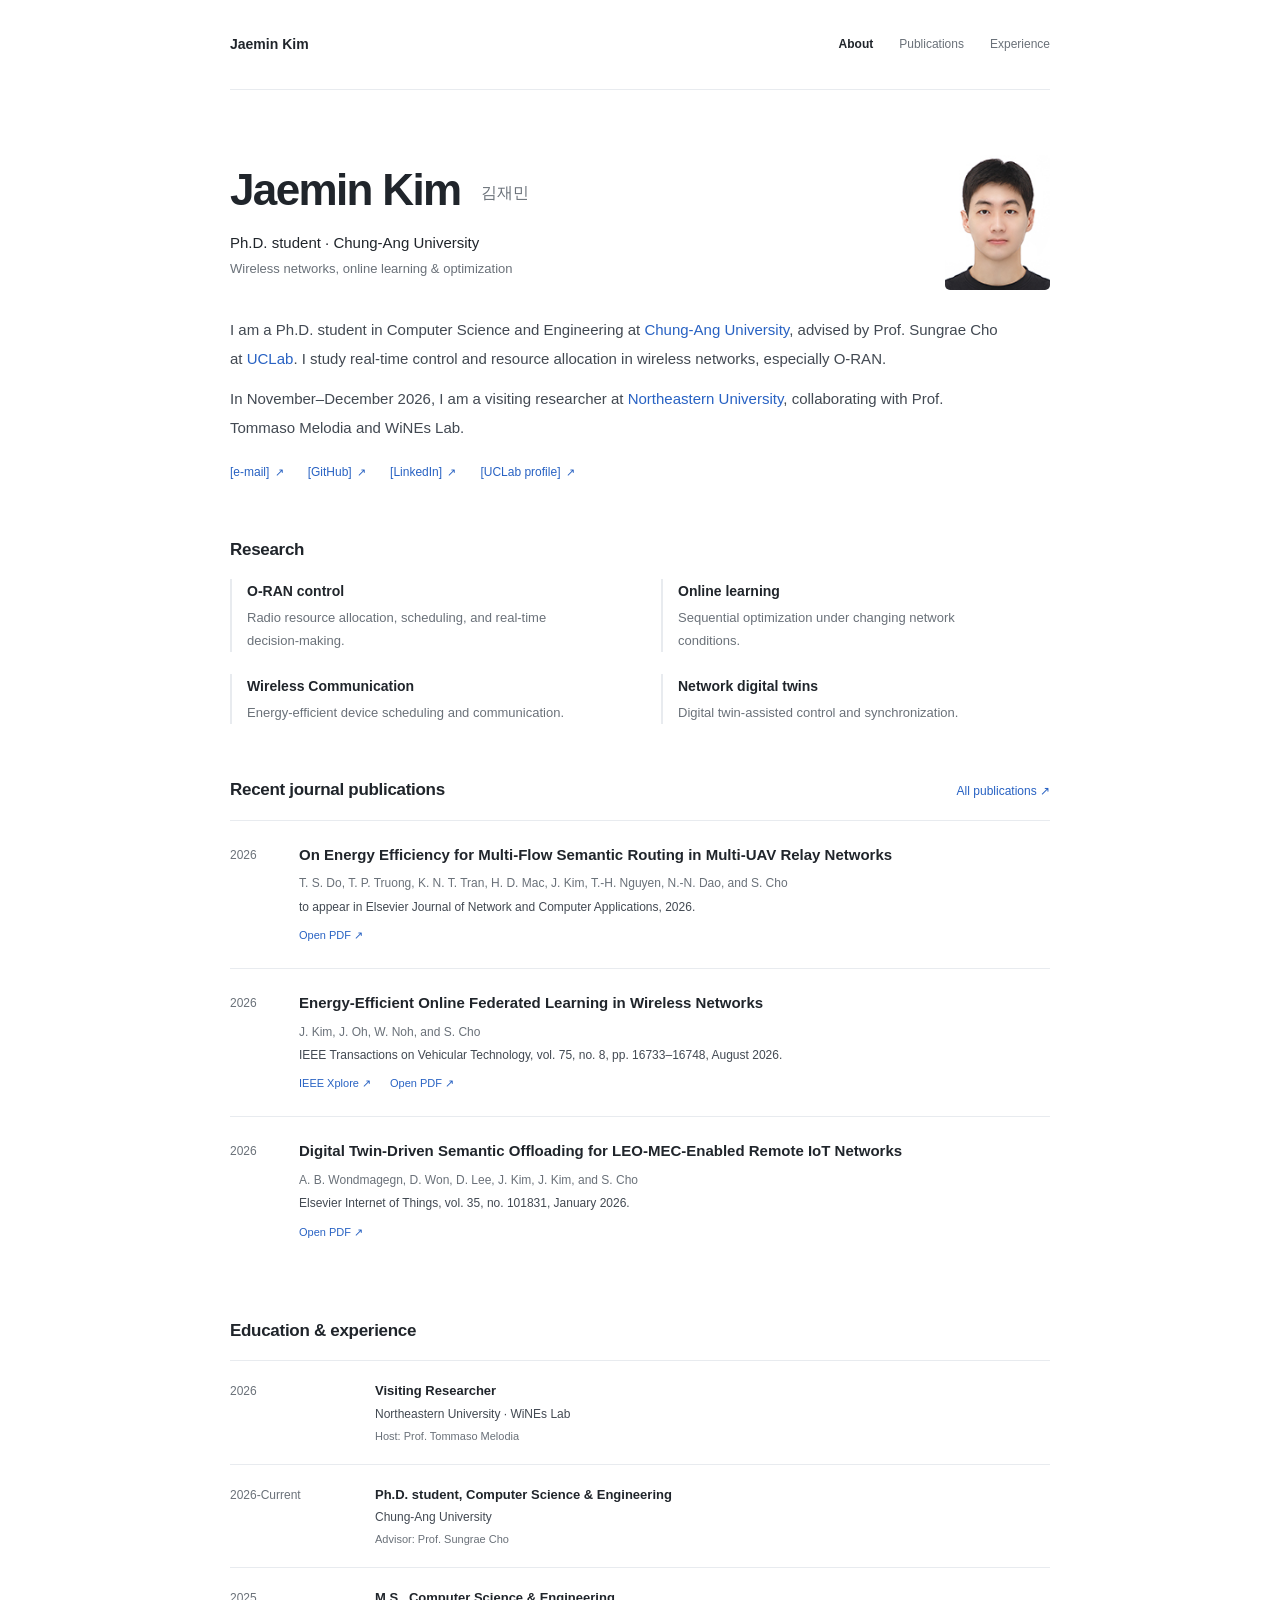
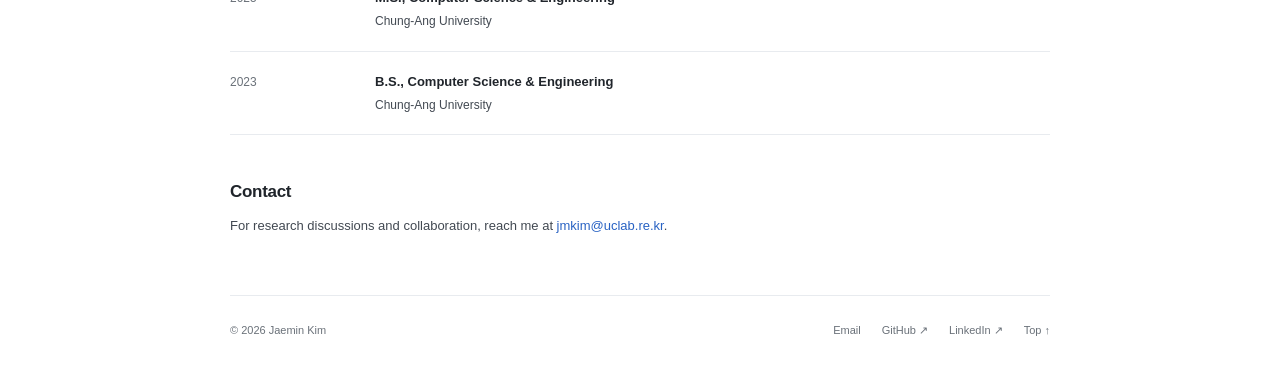
<file: index.html>
<!doctype html>
<!--
  홈 화면은 이 index.html 파일을 직접 수정합니다. Python 실행 없이 저장/커밋하면 반영됩니다.
  아래 [수정] 주석으로 이름, 소개글, 링크, 연구 분야, 이력 위치를 찾을 수 있습니다.
  화면에 보이는 문장은 태그 사이에서, 링크 주소는 href="..." 안에서 바꿔주세요.
  scripts/build.py는 publications.html만 생성하므로 이 파일의 수정 내용을 덮어쓰지 않습니다.
-->
<html lang="en">
<head>
  <meta charset="utf-8">
  <meta name="viewport" content="width=device-width, initial-scale=1">
  <meta name="theme-color" content="#ffffff">
  <!-- [수정] 브라우저 제목과 검색/공유용 소개 -->
  <title>Jaemin Kim</title>
  <meta name="description" content="Jaemin Kim is a Ph.D. student at Chung-Ang University researching wireless networks, O-RAN, online learning, and resource allocation.">
  <link rel="canonical" href="https://jmkim-jay.github.io/">
  <meta property="og:type" content="website">
  <meta property="og:title" content="Jaemin Kim">
  <meta property="og:description" content="Jaemin Kim is a Ph.D. student at Chung-Ang University researching wireless networks, O-RAN, online learning, and resource allocation.">
  <meta property="og:url" content="https://jmkim-jay.github.io/">
  <link rel="icon" href="assets/favicon.svg" type="image/svg+xml">
  <link rel="stylesheet" href="assets/style.css">
  <script src="assets/site.js" defer></script>
</head>
<body>
  <a class="skip-link" href="#main">Skip to content</a>
  <header class="site-header">
    <a class="brand" href="index.html" aria-label="Jaemin Kim — home">Jaemin Kim</a>
    <nav aria-label="Main navigation">
      <a href="#about" aria-current="page">About</a>
      <a href="publications.html">Publications</a>
      <a href="#experience">Experience</a>
    </nav>
  </header>
  <main id="main">

<!-- [수정] 이름, 소속, 한 줄 연구 소개, 프로필 사진 -->
<section class="intro" id="about" aria-labelledby="intro-title">
  <div class="intro-header">
    <div>
      <h1 id="intro-title">Jaemin Kim <span lang="ko">김재민</span></h1>
      <p class="role">Ph.D. student · Chung-Ang University</p>
      <p class="field">Wireless networks, online learning &amp; optimization</p>
    </div>
    <img class="portrait" src="assets/portrait.jpeg" alt="Portrait of Jaemin Kim" width="120" height="154" fetchpriority="high">
  </div>
  <!-- [수정] 자기소개: 각 <p>...</p>가 한 문단입니다. -->
  <div class="bio">
    <p>
      I am a Ph.D. student in Computer Science and Engineering at
      <a href="https://www.cau.ac.kr/">Chung-Ang University</a>, advised by Prof. Sungrae Cho at
      <a href="https://uclab.re.kr/">UCLab</a>.
      I study real-time control and resource allocation in wireless networks, especially O-RAN.
    </p>
    <p>
      In November–December 2026, I am a visiting researcher at
      <a href="https://www.northeastern.edu/">Northeastern University</a>,
      collaborating with Prof. Tommaso Melodia and WiNEs Lab.
    </p>
  </div>

  <!-- [수정] 연락처와 프로필 링크: <a> 한 줄을 복사하면 링크를 추가할 수 있습니다. -->
  <div class="contact-links" aria-label="Contact and profiles">
    <a href="mailto:jmkim@uclab.re.kr">[e-mail] <span aria-hidden="true">↗</span></a>
    <a href="https://github.com/jmkim-jay">[GitHub] <span aria-hidden="true">↗</span></a>
    <a href="https://www.linkedin.com/in/jaemin-kim-77413a429/">[LinkedIn] <span aria-hidden="true">↗</span></a>
    <a href="https://uclab.re.kr/jmkim.html">[UCLab profile] <span aria-hidden="true">↗</span></a>
  </div>
</section>

<!-- [수정] 연구 분야: <h3>는 제목, <p>는 설명입니다. -->
<section class="section" id="research" aria-labelledby="research-title">
  <div class="section-heading"><h2 id="research-title">Research</h2></div>
  <div class="research-grid">
    <article>
      <h3>O-RAN control</h3>
      <p>Radio resource allocation, scheduling, and real-time decision-making.</p>
    </article>
    <article>
      <h3>Online learning</h3>
      <p>Sequential optimization under changing network conditions.</p>
    </article>
    <article>
      <h3>Wireless Communication</h3>
      <p>Energy-efficient device scheduling and communication.</p>
    </article>
    <article>
      <h3>Network digital twins</h3>
      <p>Digital twin-assisted control and synchronization.</p>
    </article>
  </div>
</section>

<!-- [자동] publications.html의 International journals 상단 3편을 순서대로 불러옵니다.
     이 영역은 직접 수정할 필요가 없습니다. 아래 논문은 자동 로딩이 안 될 때의 기본 표시입니다. -->
<section class="section" id="journal-publications" aria-labelledby="journal-title">
  <div class="section-heading"><h2 id="journal-title">Recent journal publications</h2><a class="section-link" href="publications.html">All publications <span aria-hidden="true">↗</span></a></div>
  <div class="publication-list" data-recent-journals>
    <article class="publication" id="home-journal-3" data-category="journal">
      <p class="pub-year">2026</p>
      <div class="pub-body">
        <h3>On Energy Efficiency for Multi-Flow Semantic Routing in Multi-UAV Relay Networks</h3>
        <p class="authors">T. S. Do, T. P. Truong, K. N. T. Tran, H. D. Mac, J. Kim, T.-H. Nguyen, N.-N. Dao, and S. Cho</p>
        <p class="venue">to appear in Elsevier Journal of Network and Computer Applications, 2026.</p>
        <div class="paper-links"><a href="https://uclab.re.kr/uploads/files/tung_jnca_2026_open.pdf?publications_openaccesspdf">Open PDF<span aria-hidden="true"> ↗</span></a></div>
      </div>
    </article>
    <article class="publication" id="home-journal-2" data-category="journal">
      <p class="pub-year">2026</p>
      <div class="pub-body">
        <h3>Energy-Efficient Online Federated Learning in Wireless Networks</h3>
        <p class="authors">J. Kim, J. Oh, W. Noh, and S. Cho</p>
        <p class="venue">IEEE Transactions on Vehicular Technology, vol. 75, no. 8, pp. 16733–16748, August 2026.</p>

        <div class="paper-links"><a href="https://ieeexplore.ieee.org/document/11421057">IEEE Xplore<span aria-hidden="true"> ↗</span></a><a href="https://uclab.re.kr/publications_openaccesspdf/jmkim_tvt_2026_open.pdf">Open PDF<span aria-hidden="true"> ↗</span></a></div>
      </div>
    </article>
    <article class="publication" id="home-journal-1" data-category="journal">
      <p class="pub-year">2026</p>
      <div class="pub-body">
        <h3>Digital Twin-Driven Semantic Offloading for LEO-MEC-Enabled Remote IoT Networks</h3>
        <p class="authors">A. B. Wondmagegn, D. Won, D. Lee, J. Kim, J. Kim, and S. Cho</p>
        <p class="venue">Elsevier Internet of Things, vol. 35, no. 101831, January 2026.</p>

        <div class="paper-links"><a href="https://uclab.re.kr/publications_openaccesspdf/ayalneh_iotj2025_open.pdf">Open PDF<span aria-hidden="true"> ↗</span></a></div>
      </div>
    </article>
  </div>
</section>

<!-- [수정] 학력 및 경력: 각 <article>이 한 항목입니다. -->
<section class="section" id="experience" aria-labelledby="experience-title">
  <div class="section-heading"><h2 id="experience-title">Education &amp; experience</h2></div>
  <div class="timeline">
    <article>
      <p class="timeline-date">2026</p>
      <div>
        <h3>Visiting Researcher</h3>
        <p>Northeastern University · WiNEs Lab</p>
        <p class="detail">Host: Prof. Tommaso Melodia</p>
      </div>
    </article>
    <article>
      <p class="timeline-date">2026-Current</p>
      <div>
        <h3>Ph.D. student, Computer Science &amp; Engineering</h3>
        <p>Chung-Ang University</p>
        <p class="detail">Advisor: Prof. Sungrae Cho</p>
      </div>
    </article>
    <article>
      <p class="timeline-date">2025</p>
      <div>
        <h3>M.S., Computer Science &amp; Engineering</h3>
        <p>Chung-Ang University</p>
      </div>
    </article>
    <article>
      <p class="timeline-date">2023</p>
      <div>
        <h3>B.S., Computer Science &amp; Engineering</h3>
        <p>Chung-Ang University</p>
      </div>
    </article>
  </div>
</section>

<!-- [수정] 연락 안내 문구 -->
<section class="contact" id="contact" aria-labelledby="contact-title">
  <h2 id="contact-title">Contact</h2>
  <p>
    For research discussions and collaboration, reach me at
    <a href="mailto:jmkim@uclab.re.kr">jmkim@uclab.re.kr</a>.
  </p>
</section>
  </main>

  <!-- [수정] 페이지 하단 링크 -->
  <footer class="site-footer">
    <span>© 2026 Jaemin Kim</span>
    <div>
      <a href="mailto:jmkim@uclab.re.kr">Email</a>
      <a href="https://github.com/jmkim-jay">GitHub ↗</a>
      <a href="https://www.linkedin.com/in/jaemin-kim-77413a429/">LinkedIn ↗</a>
      <a href="#main">Top ↑</a>
    </div>
  </footer>
</body>
</html>
</file>
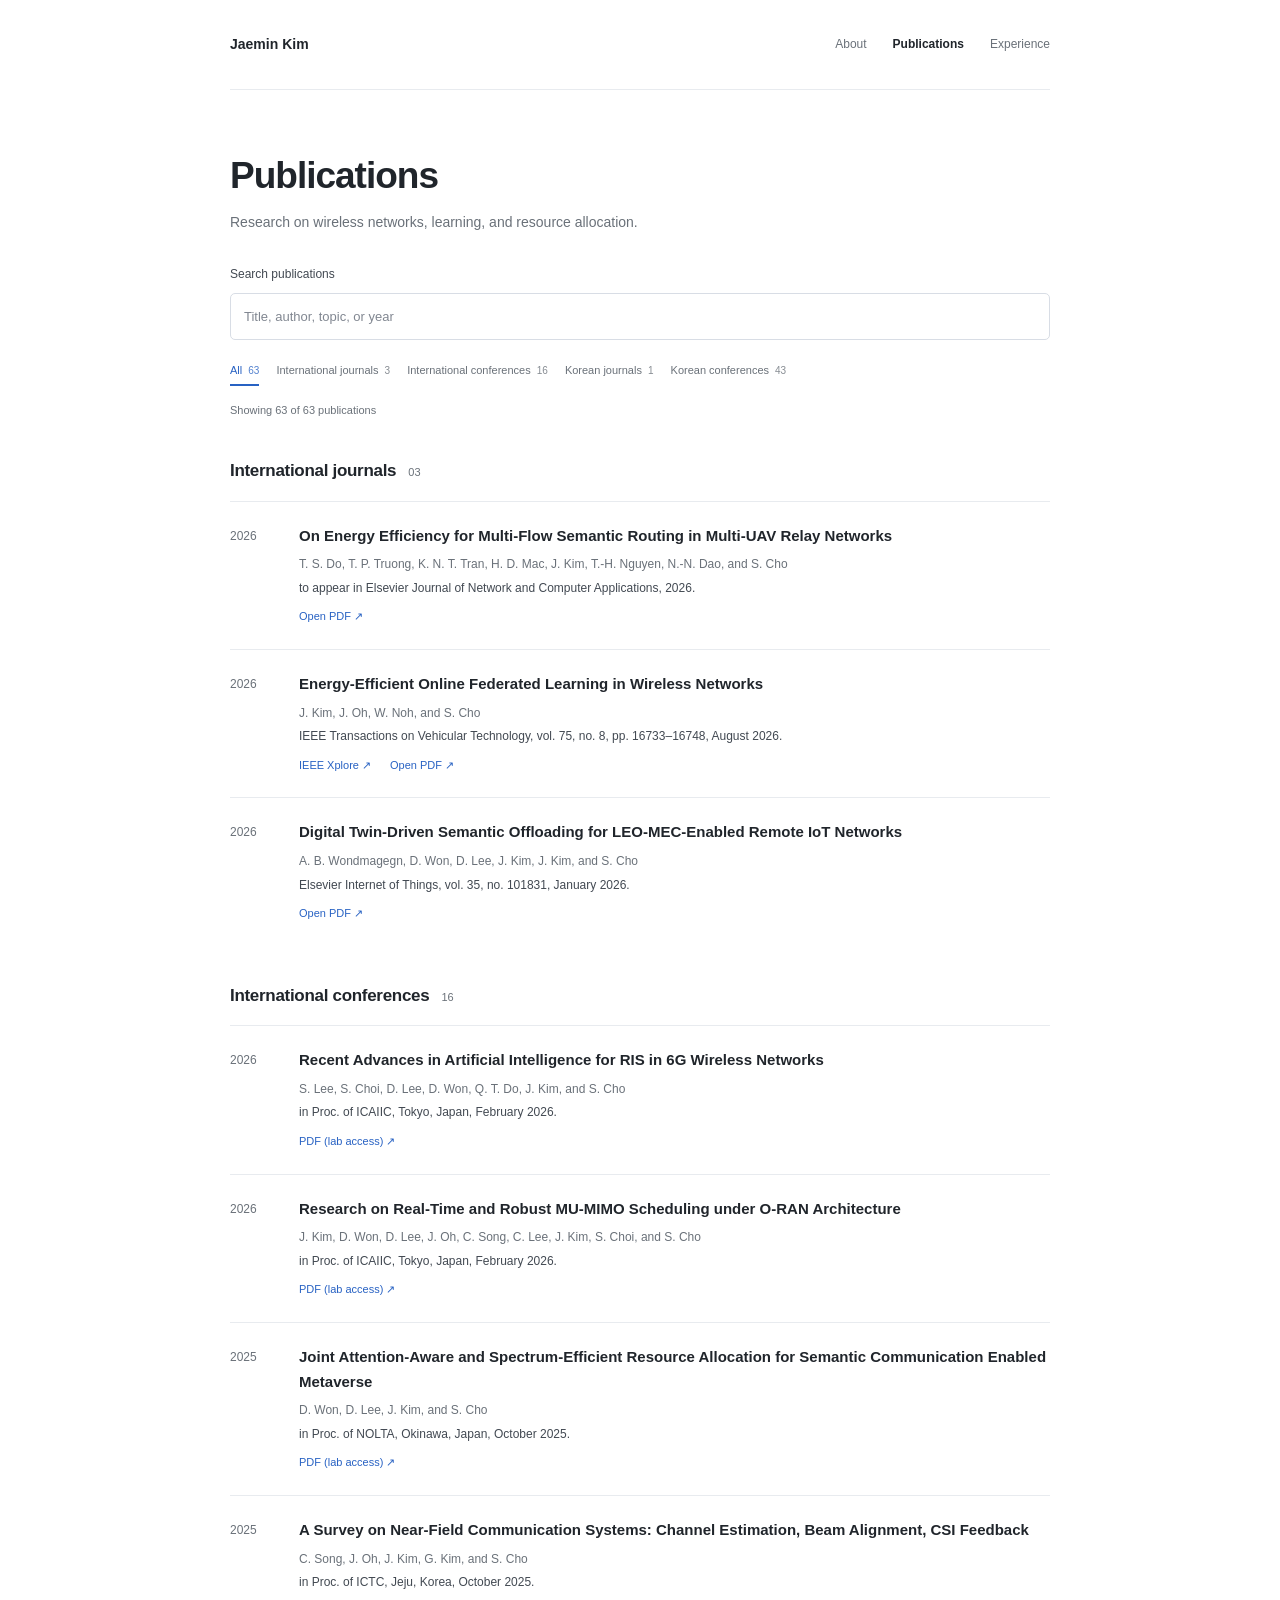
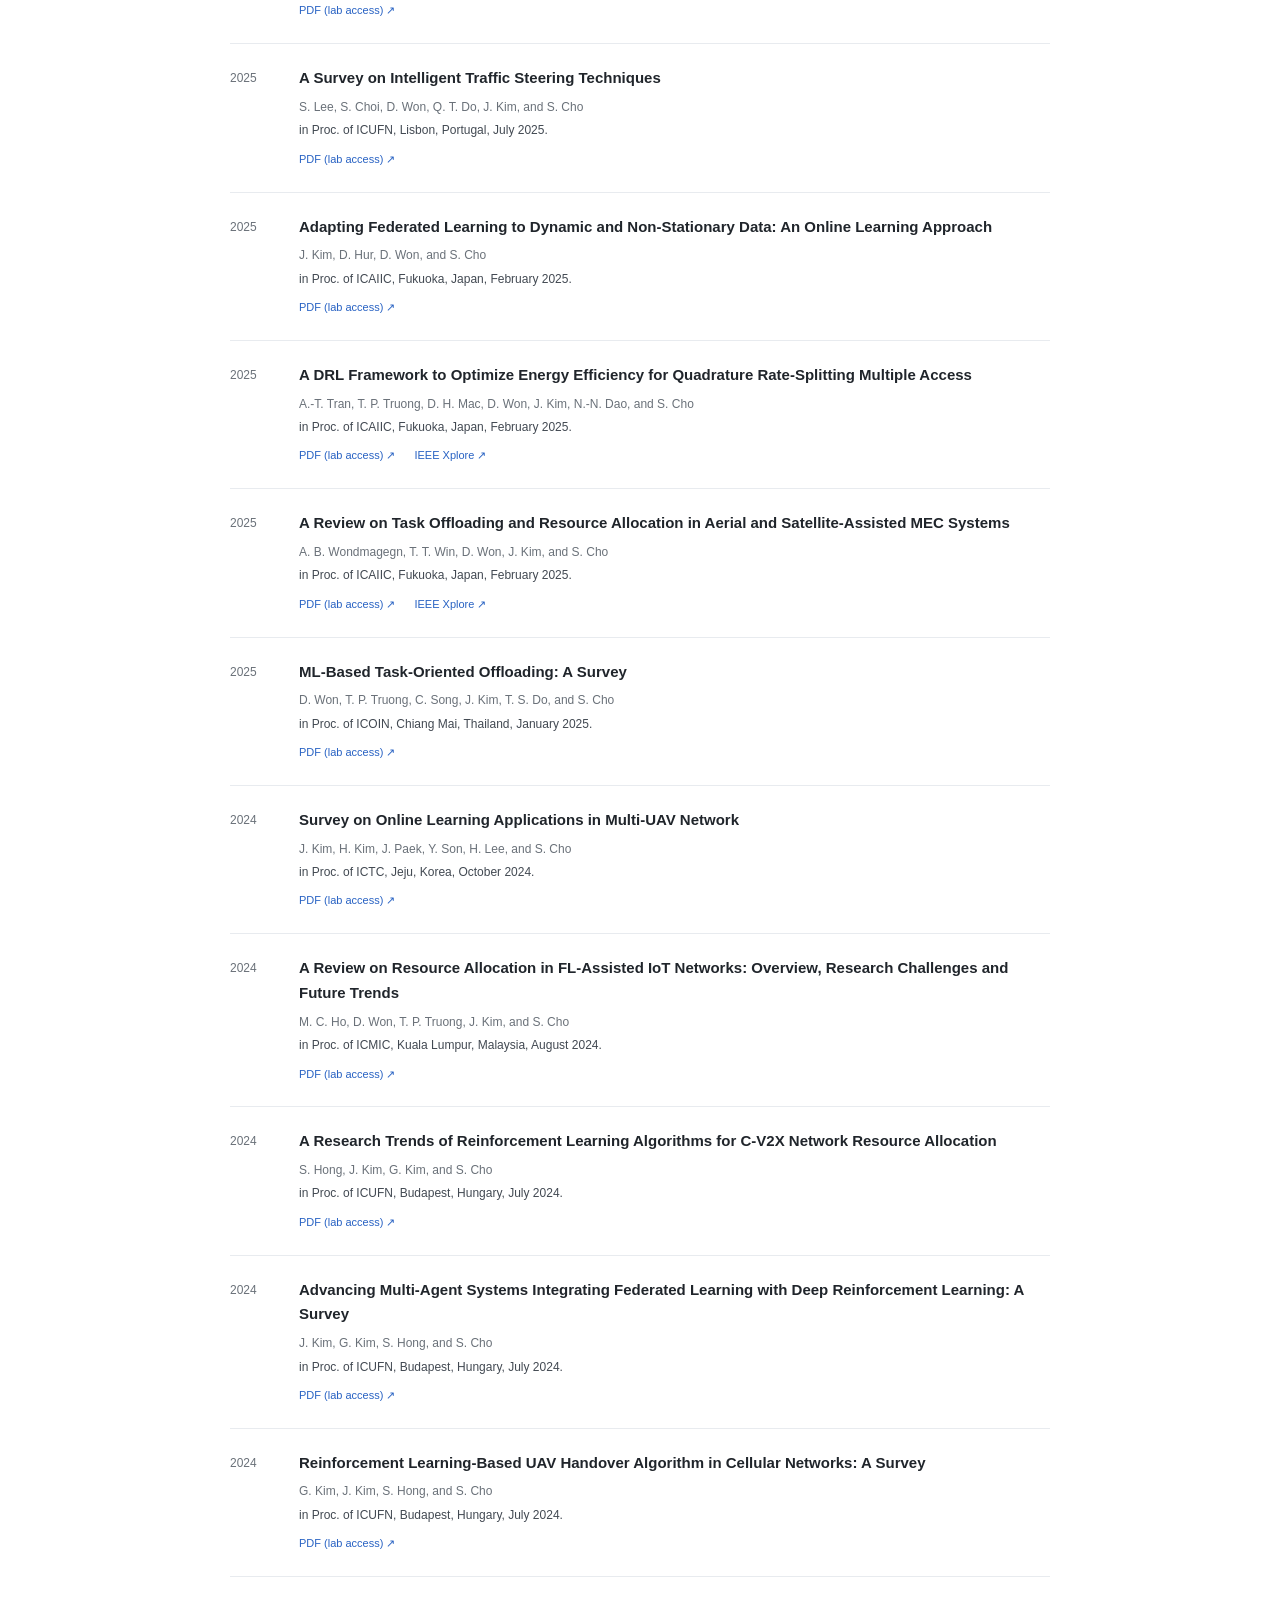
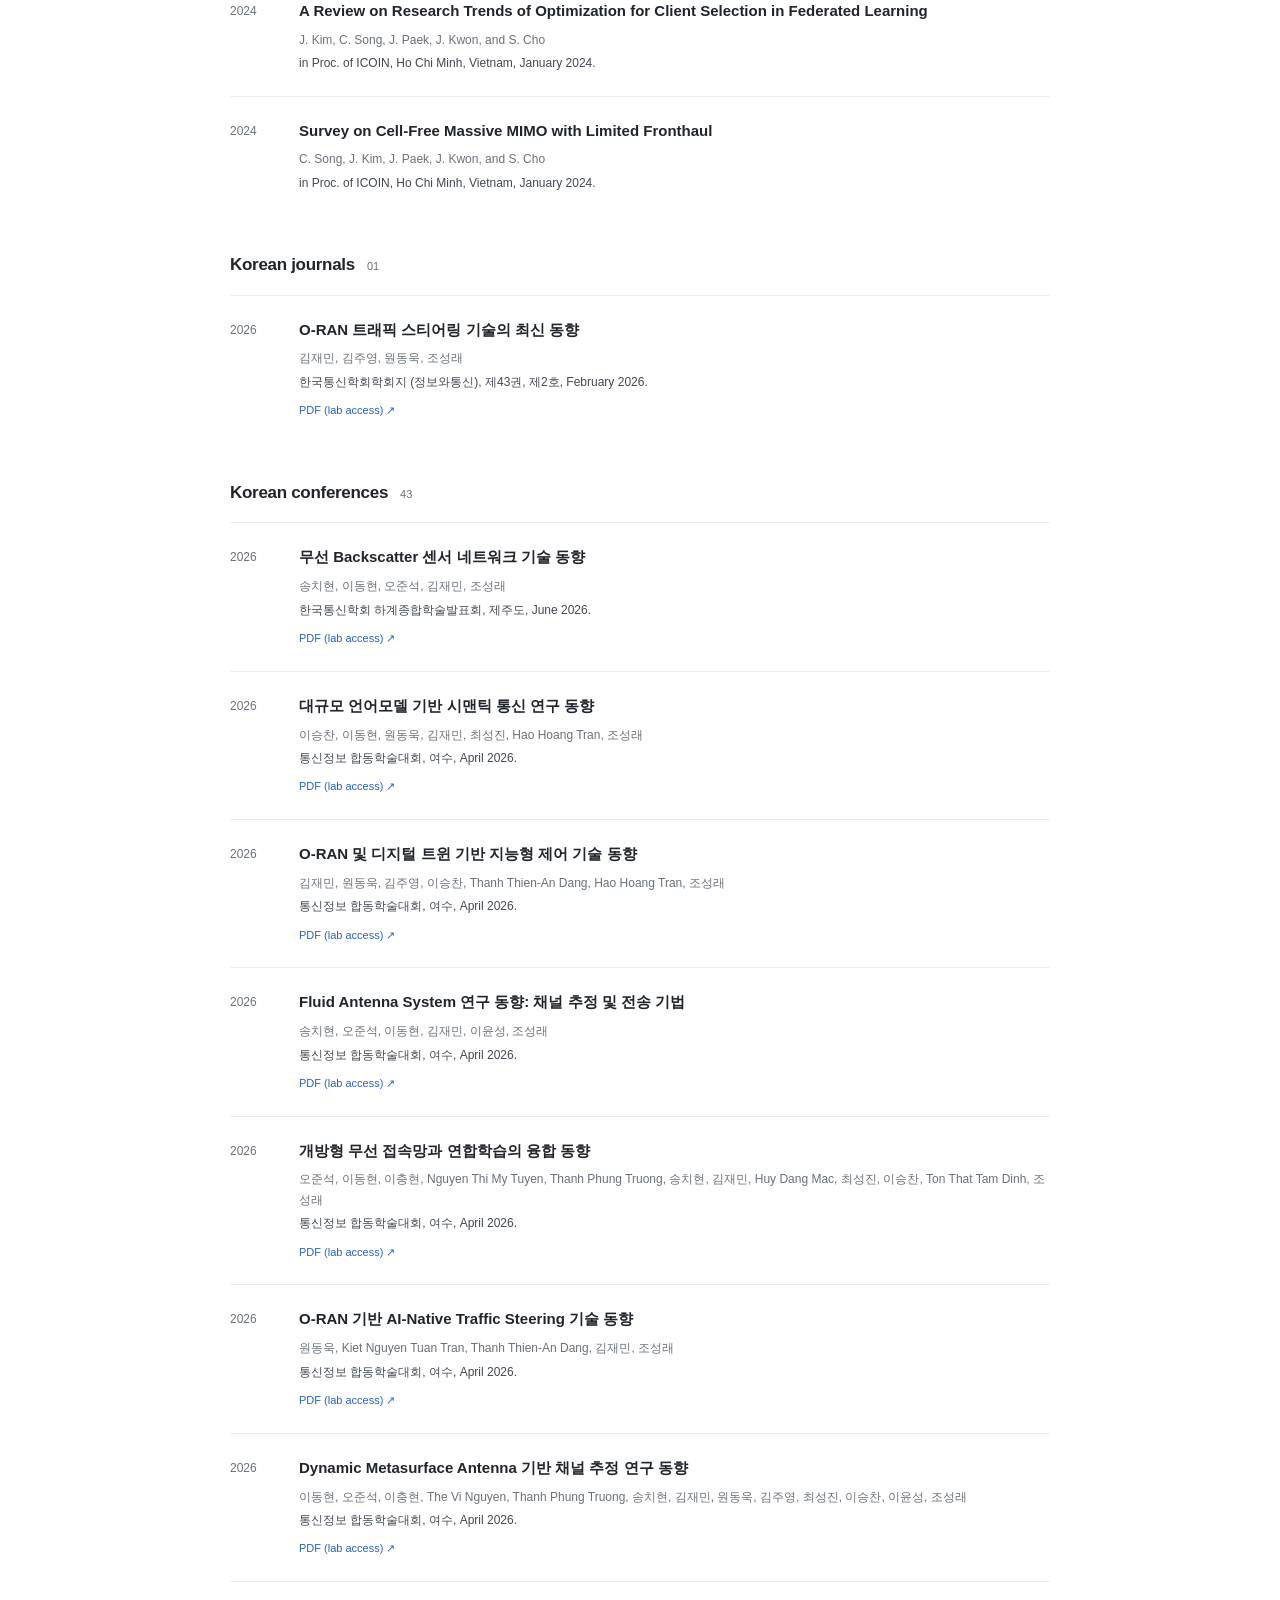
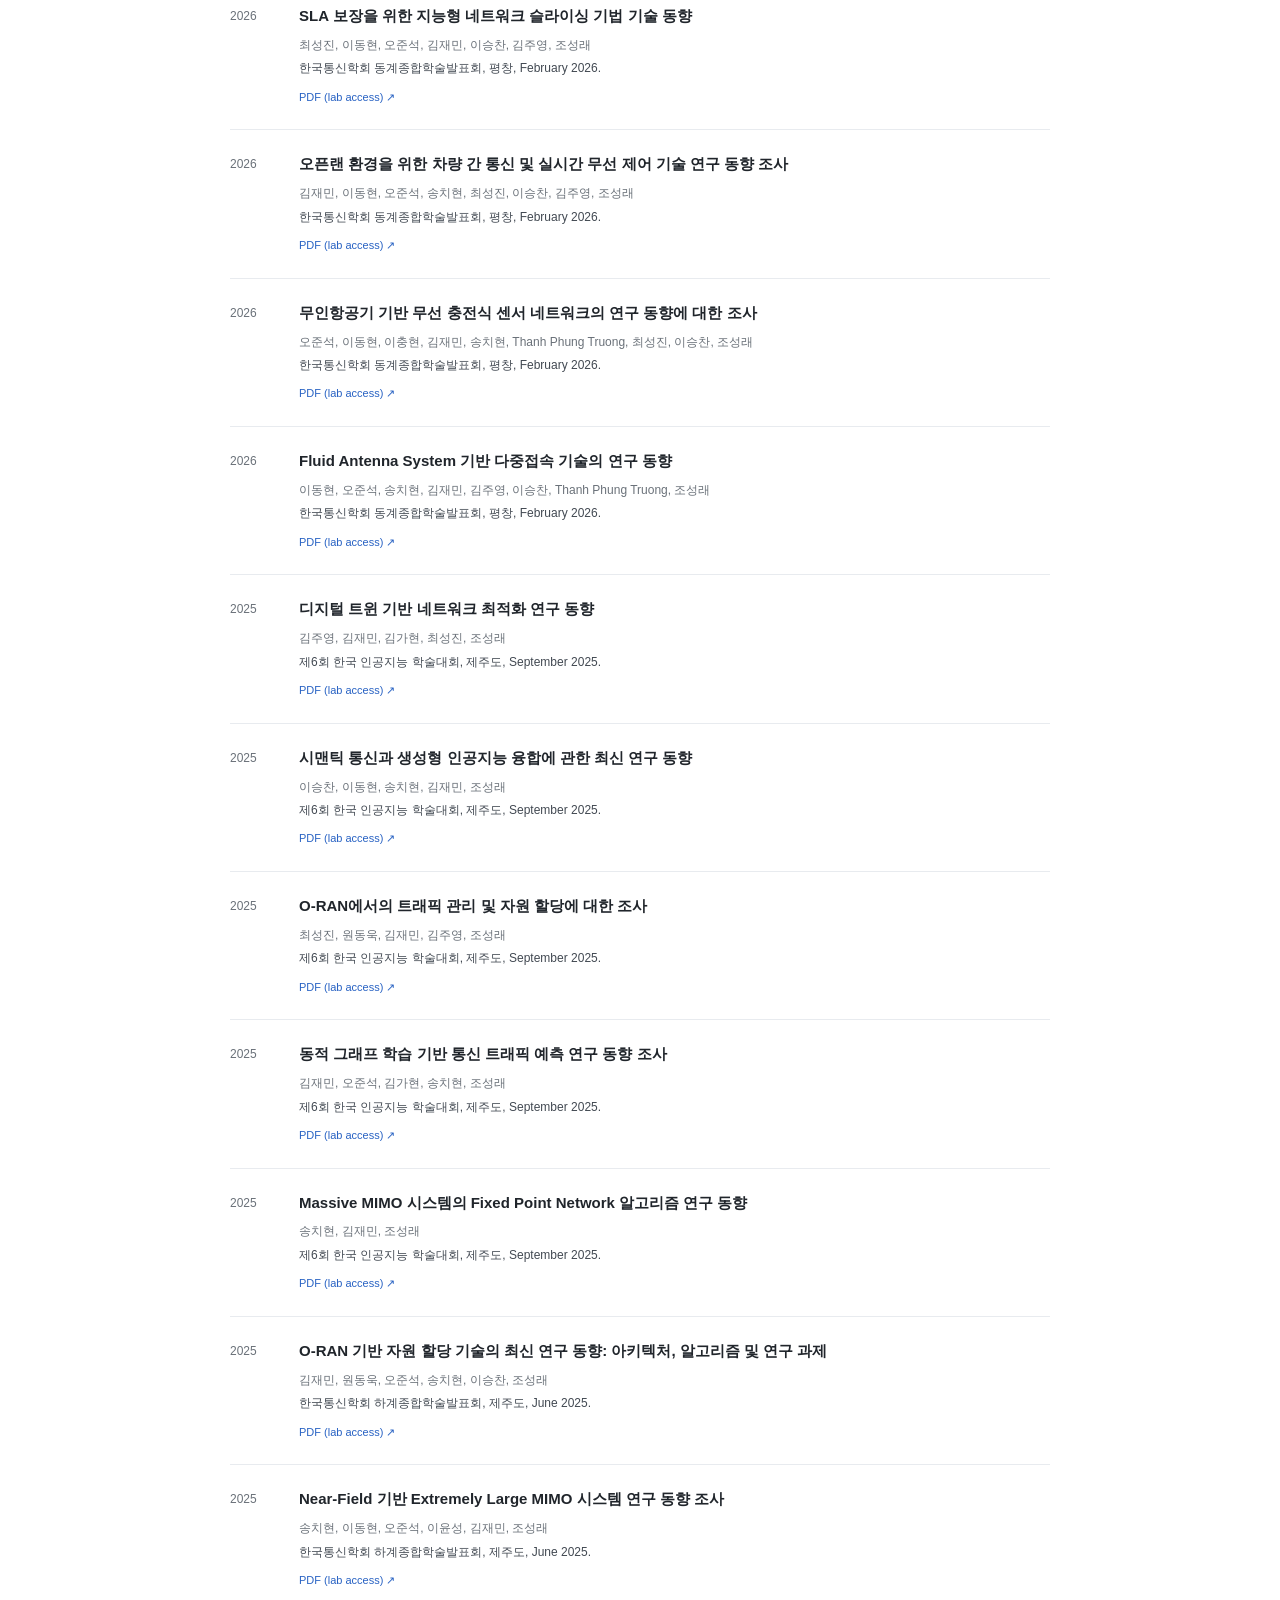
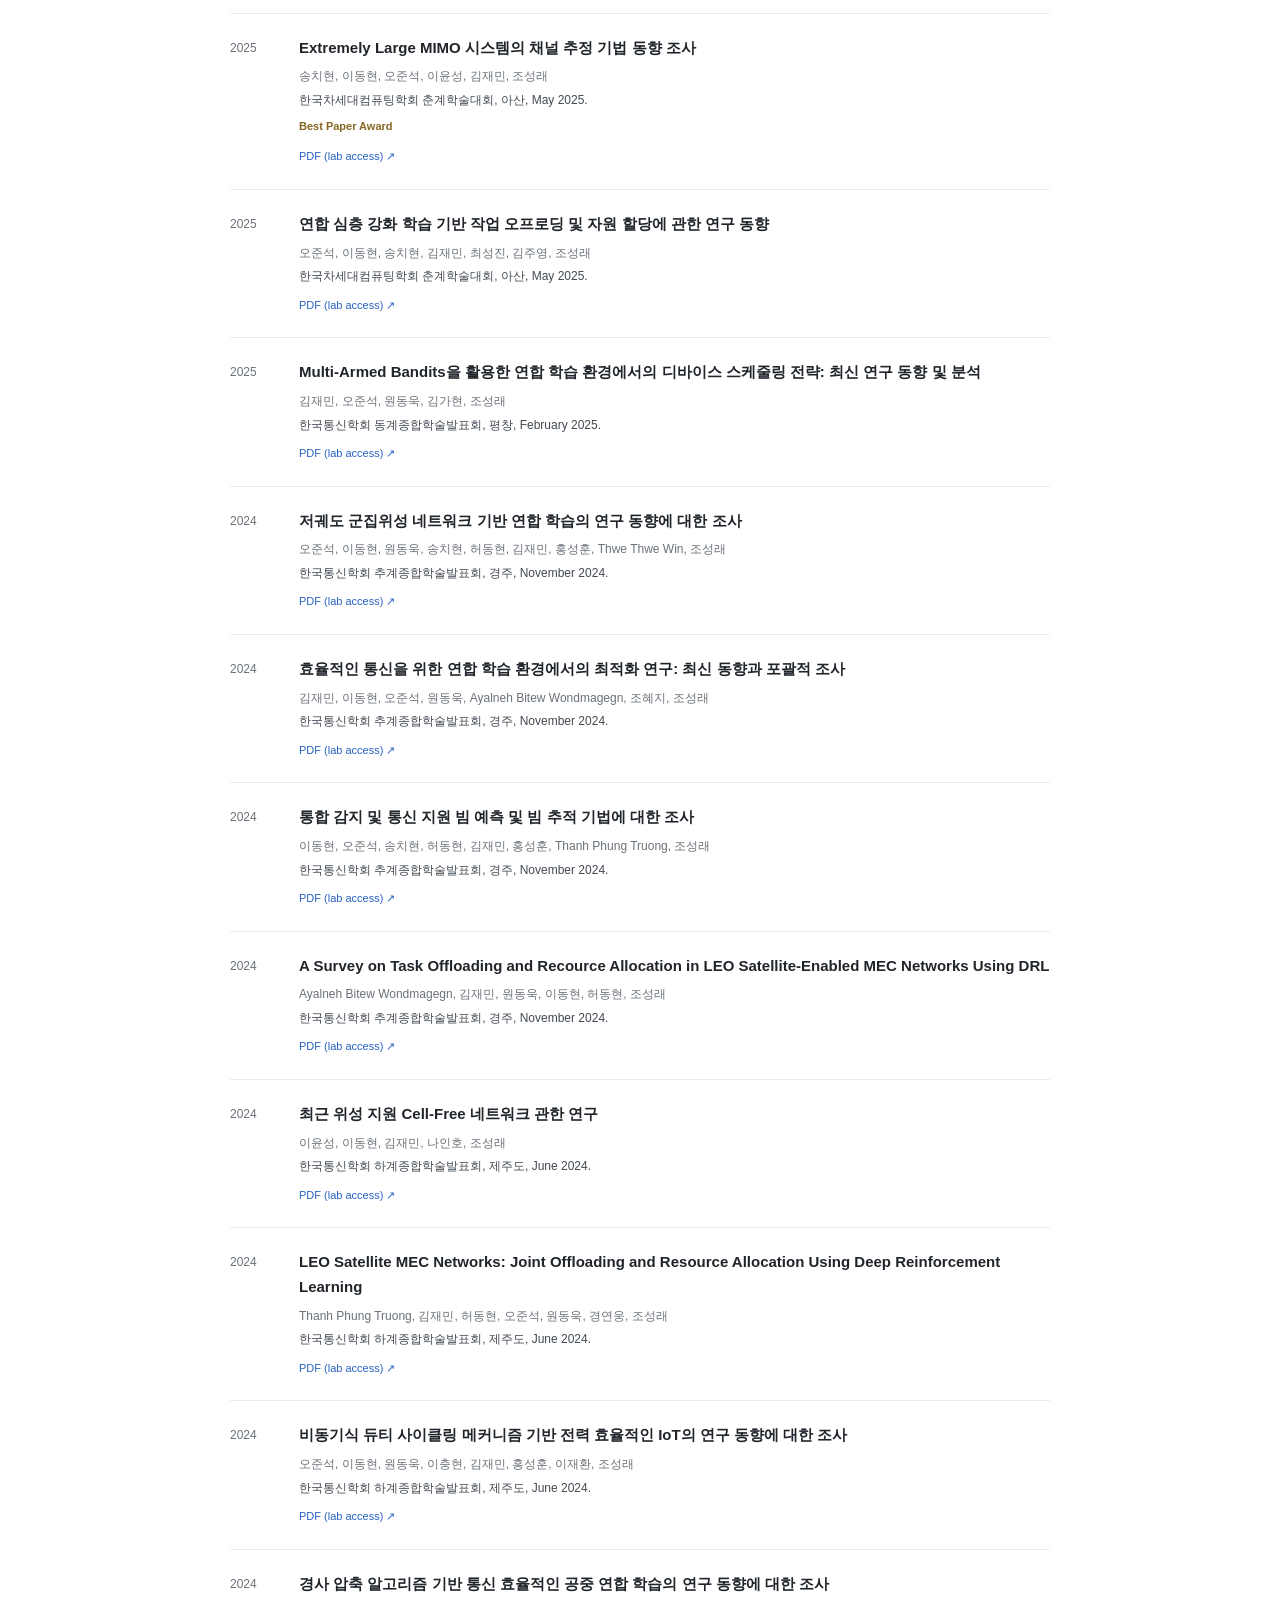
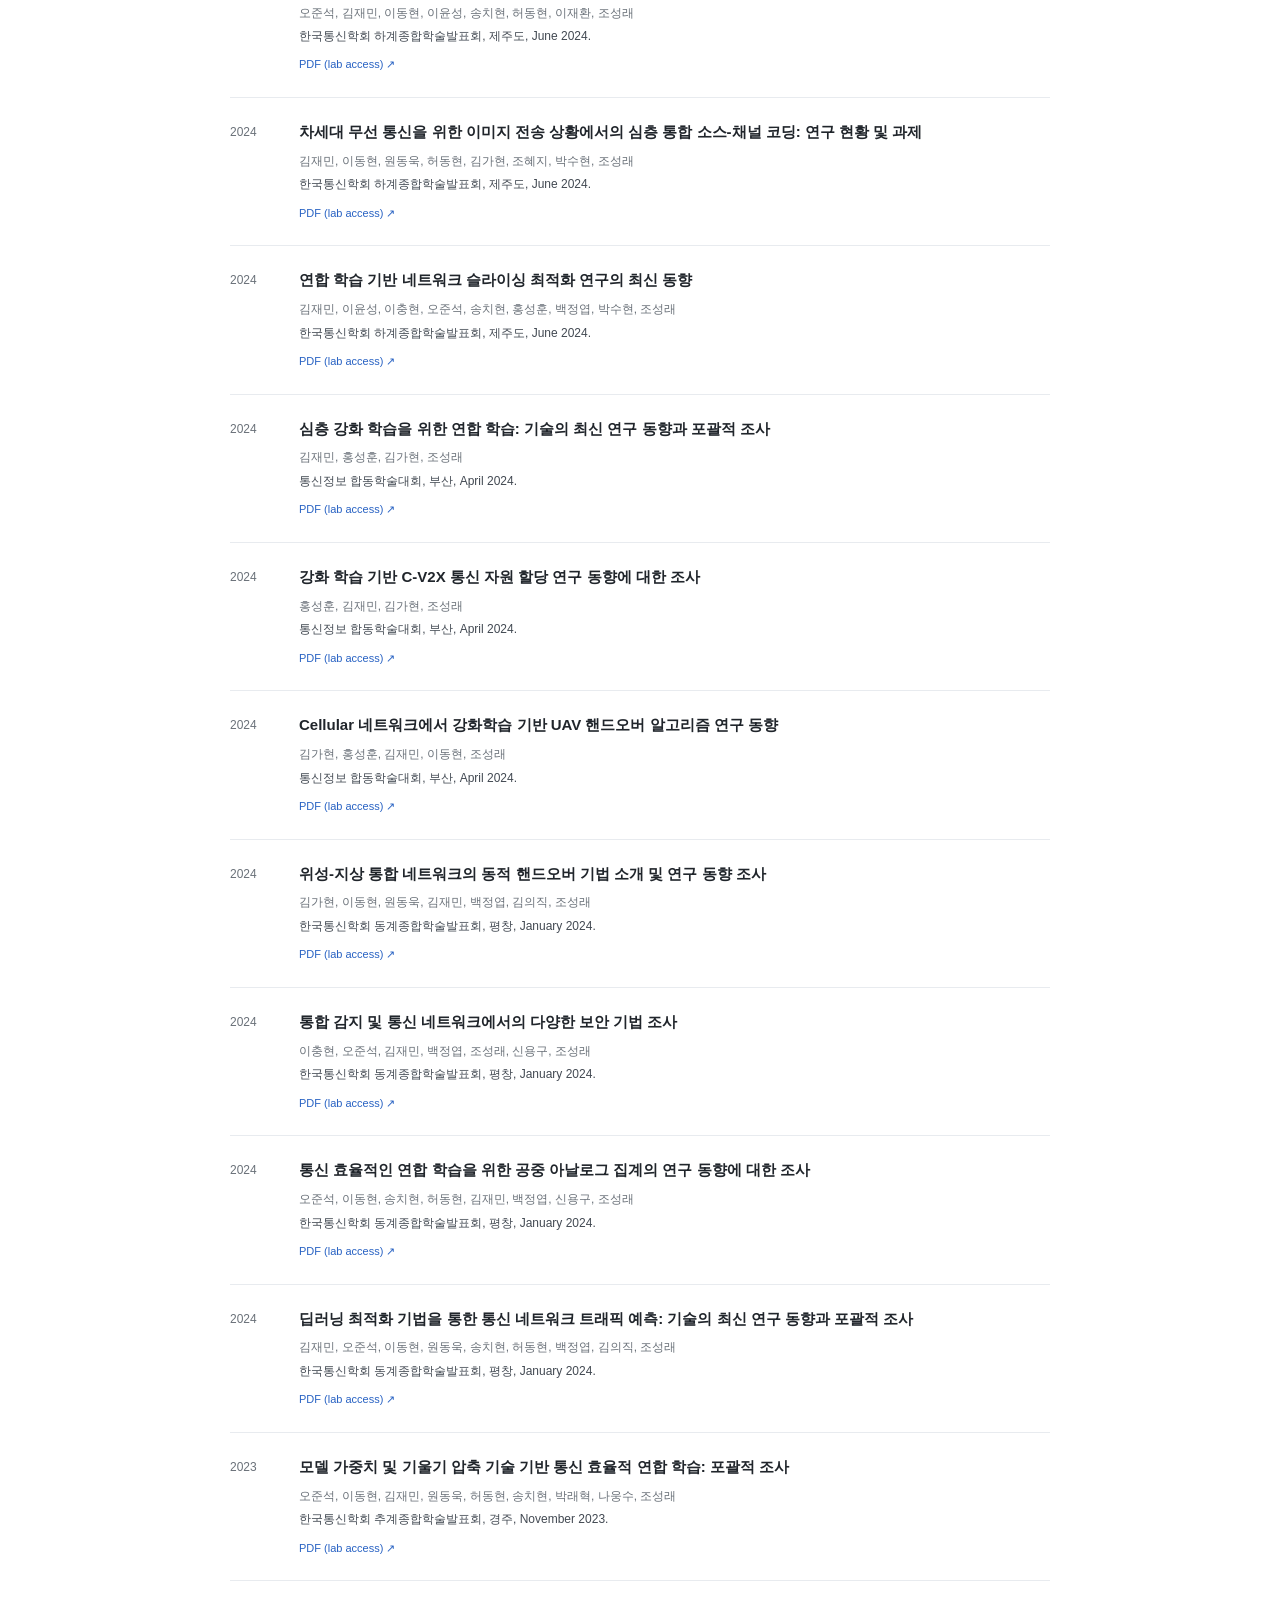
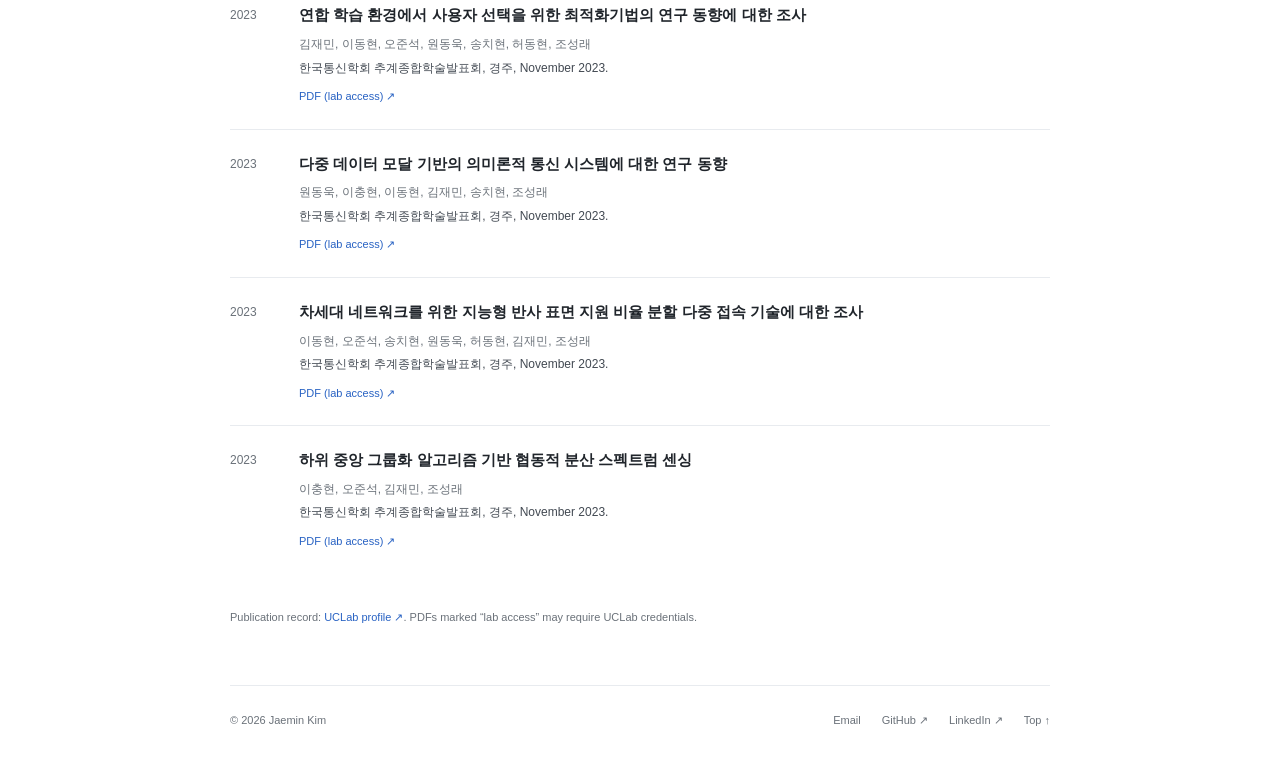
<file: publications.html>
<!doctype html>
<html lang="en">
<head>
  <meta charset="utf-8">
  <meta name="viewport" content="width=device-width, initial-scale=1">
  <meta name="theme-color" content="#ffffff">
  <title>Publications — Jaemin Kim</title>
  <meta name="description" content="Publications by Jaemin Kim in wireless networks, O-RAN, online learning, and federated learning.">
  <link rel="canonical" href="https://jmkim-jay.github.io/publications.html">
  <meta property="og:type" content="website">
  <meta property="og:title" content="Publications — Jaemin Kim">
  <meta property="og:description" content="Publications by Jaemin Kim in wireless networks, O-RAN, online learning, and federated learning.">
  <meta property="og:url" content="https://jmkim-jay.github.io/publications.html">
  <link rel="icon" href="assets/favicon.svg" type="image/svg+xml">
  <link rel="stylesheet" href="assets/style.css">
  <script src="assets/site.js" defer></script>
</head>
<body>
  <a class="skip-link" href="#main">Skip to content</a>
  <header class="site-header">
    <a class="brand" href="index.html" aria-label="Jaemin Kim — home">Jaemin Kim</a>
    <nav aria-label="Main navigation">
      <a href="index.html#about">About</a>
      <a href="publications.html" aria-current="page">Publications</a>
      <a href="index.html#experience">Experience</a>
    </nav>
  </header>
  <main id="main">
<section class="publications-intro"><h1>Publications</h1><p>Research on wireless networks, learning, and resource allocation.</p></section>
<div class="publication-controls" hidden>
  <label class="search-label" for="publication-search">Search publications</label>
  <input id="publication-search" type="search" placeholder="Title, author, topic, or year" autocomplete="off">
  <div class="filter-buttons" role="group" aria-label="Publication category"><button type="button" data-filter="all" aria-pressed="true">All <span>63</span></button><button type="button" data-filter="journal" aria-pressed="false">International journals <span>3</span></button><button type="button" data-filter="conference" aria-pressed="false">International conferences <span>16</span></button><button type="button" data-filter="korean-journal" aria-pressed="false">Korean journals <span>1</span></button><button type="button" data-filter="korean-conference" aria-pressed="false">Korean conferences <span>43</span></button></div>
  <p class="result-count" role="status" aria-live="polite" aria-atomic="true">Showing 63 publications</p>
</div>
<div class="all-publications"><section class="pub-group" data-group="journal" aria-labelledby="heading-journal"><h2 id="heading-journal">International journals <span>3</span></h2><article class="publication" id="journal-3" data-category="journal">
      <p class="pub-year">2026</p>
      <div class="pub-body">
        <h3>On Energy Efficiency for Multi-Flow Semantic Routing in Multi-UAV Relay Networks</h3>
        <p class="authors">T. S. Do, T. P. Truong, K. N. T. Tran, H. D. Mac, J. Kim, T.-H. Nguyen, N.-N. Dao, and S. Cho</p>
        <p class="venue">to appear in Elsevier Journal of Network and Computer Applications, 2026.</p>

        <div class="paper-links"><a href="https://uclab.re.kr/uploads/files/tung_jnca_2026_open.pdf?publications_openaccesspdf">Open PDF<span aria-hidden="true"> ↗</span></a></div>
      </div>
    </article><article class="publication" id="journal-2" data-category="journal">
      <p class="pub-year">2026</p>
      <div class="pub-body">
        <h3>Energy-Efficient Online Federated Learning in Wireless Networks</h3>
        <p class="authors">J. Kim, J. Oh, W. Noh, and S. Cho</p>
        <p class="venue">IEEE Transactions on Vehicular Technology, vol. 75, no. 8, pp. 16733–16748, August 2026.</p>

        <div class="paper-links"><a href="https://ieeexplore.ieee.org/document/11421057">IEEE Xplore<span aria-hidden="true"> ↗</span></a><a href="https://uclab.re.kr/publications_openaccesspdf/jmkim_tvt_2026_open.pdf">Open PDF<span aria-hidden="true"> ↗</span></a></div>
      </div>
    </article><article class="publication" id="journal-1" data-category="journal">
      <p class="pub-year">2026</p>
      <div class="pub-body">
        <h3>Digital Twin-Driven Semantic Offloading for LEO-MEC-Enabled Remote IoT Networks</h3>
        <p class="authors">A. B. Wondmagegn, D. Won, D. Lee, J. Kim, J. Kim, and S. Cho</p>
        <p class="venue">Elsevier Internet of Things, vol. 35, no. 101831, January 2026.</p>

        <div class="paper-links"><a href="https://uclab.re.kr/publications_openaccesspdf/ayalneh_iotj2025_open.pdf">Open PDF<span aria-hidden="true"> ↗</span></a></div>
      </div>
    </article></section><section class="pub-group" data-group="conference" aria-labelledby="heading-conference"><h2 id="heading-conference">International conferences <span>16</span></h2><article class="publication" id="conference-16" data-category="conference">
      <p class="pub-year">2026</p>
      <div class="pub-body">
        <h3>Recent Advances in Artificial Intelligence for RIS in 6G Wireless Networks</h3>
        <p class="authors">S. Lee, S. Choi, D. Lee, D. Won, Q. T. Do, J. Kim, and S. Cho</p>
        <p class="venue">in Proc. of ICAIIC, Tokyo, Japan, February 2026.</p>

        <div class="paper-links"><a href="https://uclab.re.kr/publications/original/sclee__icaiic_2026.pdf">PDF (lab access)<span aria-hidden="true"> ↗</span></a></div>
      </div>
    </article><article class="publication" id="conference-15" data-category="conference">
      <p class="pub-year">2026</p>
      <div class="pub-body">
        <h3>Research on Real-Time and Robust MU-MIMO Scheduling under O-RAN Architecture</h3>
        <p class="authors">J. Kim, D. Won, D. Lee, J. Oh, C. Song, C. Lee, J. Kim, S. Choi, and S. Cho</p>
        <p class="venue">in Proc. of ICAIIC, Tokyo, Japan, February 2026.</p>

        <div class="paper-links"><a href="https://uclab.re.kr/publications/original/jmkim_icaiic_2026.pdf">PDF (lab access)<span aria-hidden="true"> ↗</span></a></div>
      </div>
    </article><article class="publication" id="conference-14" data-category="conference">
      <p class="pub-year">2025</p>
      <div class="pub-body">
        <h3>Joint Attention-Aware and Spectrum-Efficient Resource Allocation for Semantic Communication Enabled Metaverse</h3>
        <p class="authors">D. Won, D. Lee, J. Kim, and S. Cho</p>
        <p class="venue">in Proc. of NOLTA, Okinawa, Japan, October 2025.</p>

        <div class="paper-links"><a href="https://uclab.re.kr/publications/original/dwwon_nolta_2025.pdf">PDF (lab access)<span aria-hidden="true"> ↗</span></a></div>
      </div>
    </article><article class="publication" id="conference-13" data-category="conference">
      <p class="pub-year">2025</p>
      <div class="pub-body">
        <h3>A Survey on Near-Field Communication Systems: Channel Estimation, Beam Alignment, CSI Feedback</h3>
        <p class="authors">C. Song, J. Oh, J. Kim, G. Kim, and S. Cho</p>
        <p class="venue">in Proc. of ICTC, Jeju, Korea, October 2025.</p>

        <div class="paper-links"><a href="https://uclab.re.kr/publications/original/chsong_ictc_2025.pdf">PDF (lab access)<span aria-hidden="true"> ↗</span></a></div>
      </div>
    </article><article class="publication" id="conference-12" data-category="conference">
      <p class="pub-year">2025</p>
      <div class="pub-body">
        <h3>A Survey on Intelligent Traffic Steering Techniques</h3>
        <p class="authors">S. Lee, S. Choi, D. Won, Q. T. Do, J. Kim, and S. Cho</p>
        <p class="venue">in Proc. of ICUFN, Lisbon, Portugal, July 2025.</p>

        <div class="paper-links"><a href="https://uclab.re.kr/publications/original/sclee_icufn_2025.pdf">PDF (lab access)<span aria-hidden="true"> ↗</span></a></div>
      </div>
    </article><article class="publication" id="conference-11" data-category="conference">
      <p class="pub-year">2025</p>
      <div class="pub-body">
        <h3>Adapting Federated Learning to Dynamic and Non-Stationary Data: An Online Learning Approach</h3>
        <p class="authors">J. Kim, D. Hur, D. Won, and S. Cho</p>
        <p class="venue">in Proc. of ICAIIC, Fukuoka, Japan, February 2025.</p>

        <div class="paper-links"><a href="https://uclab.re.kr/publications/original/jmkim_ICAIIC2025.pdf">PDF (lab access)<span aria-hidden="true"> ↗</span></a></div>
      </div>
    </article><article class="publication" id="conference-10" data-category="conference">
      <p class="pub-year">2025</p>
      <div class="pub-body">
        <h3>A DRL Framework to Optimize Energy Efficiency for Quadrature Rate-Splitting Multiple Access</h3>
        <p class="authors">A.-T. Tran, T. P. Truong, D. H. Mac, D. Won, J. Kim, N.-N. Dao, and S. Cho</p>
        <p class="venue">in Proc. of ICAIIC, Fukuoka, Japan, February 2025.</p>

        <div class="paper-links"><a href="https://uclab.re.kr/publications/original/Tien_ICAIIC2025.pdf">PDF (lab access)<span aria-hidden="true"> ↗</span></a><a href="https://ieeexplore.ieee.org/document/10920858">IEEE Xplore<span aria-hidden="true"> ↗</span></a></div>
      </div>
    </article><article class="publication" id="conference-9" data-category="conference">
      <p class="pub-year">2025</p>
      <div class="pub-body">
        <h3>A Review on Task Offloading and Resource Allocation in Aerial and Satellite-Assisted MEC Systems</h3>
        <p class="authors">A. B. Wondmagegn, T. T. Win, D. Won, J. Kim, and S. Cho</p>
        <p class="venue">in Proc. of ICAIIC, Fukuoka, Japan, February 2025.</p>

        <div class="paper-links"><a href="https://uclab.re.kr/publications/original/ayalneh_ICAIIC2025.pdf">PDF (lab access)<span aria-hidden="true"> ↗</span></a><a href="https://ieeexplore.ieee.org/document/10920687">IEEE Xplore<span aria-hidden="true"> ↗</span></a></div>
      </div>
    </article><article class="publication" id="conference-8" data-category="conference">
      <p class="pub-year">2025</p>
      <div class="pub-body">
        <h3>ML-Based Task-Oriented Offloading: A Survey</h3>
        <p class="authors">D. Won, T. P. Truong, C. Song, J. Kim, T. S. Do, and S. Cho</p>
        <p class="venue">in Proc. of ICOIN, Chiang Mai, Thailand, January 2025.</p>

        <div class="paper-links"><a href="https://uclab.re.kr/publications/original/dwwon_ICOIN2025.pdf">PDF (lab access)<span aria-hidden="true"> ↗</span></a></div>
      </div>
    </article><article class="publication" id="conference-7" data-category="conference">
      <p class="pub-year">2024</p>
      <div class="pub-body">
        <h3>Survey on Online Learning Applications in Multi-UAV Network</h3>
        <p class="authors">J. Kim, H. Kim, J. Paek, Y. Son, H. Lee, and S. Cho</p>
        <p class="venue">in Proc. of ICTC, Jeju, Korea, October 2024.</p>

        <div class="paper-links"><a href="https://uclab.re.kr/publications/original/jmkim_ictc_2024_2.pdf">PDF (lab access)<span aria-hidden="true"> ↗</span></a></div>
      </div>
    </article><article class="publication" id="conference-6" data-category="conference">
      <p class="pub-year">2024</p>
      <div class="pub-body">
        <h3>A Review on Resource Allocation in FL-Assisted IoT Networks: Overview, Research Challenges and Future Trends</h3>
        <p class="authors">M. C. Ho, D. Won, T. P. Truong, J. Kim, and S. Cho</p>
        <p class="venue">in Proc. of ICMIC, Kuala Lumpur, Malaysia, August 2024.</p>

        <div class="paper-links"><a href="https://uclab.re.kr/publications/original/cuong_icmic_2024.pdf">PDF (lab access)<span aria-hidden="true"> ↗</span></a></div>
      </div>
    </article><article class="publication" id="conference-5" data-category="conference">
      <p class="pub-year">2024</p>
      <div class="pub-body">
        <h3>A Research Trends of Reinforcement Learning Algorithms for C-V2X Network Resource Allocation</h3>
        <p class="authors">S. Hong, J. Kim, G. Kim, and S. Cho</p>
        <p class="venue">in Proc. of ICUFN, Budapest, Hungary, July 2024.</p>

        <div class="paper-links"><a href="https://uclab.re.kr/publications/original/shhong_icufn_2024.pdf">PDF (lab access)<span aria-hidden="true"> ↗</span></a></div>
      </div>
    </article><article class="publication" id="conference-4" data-category="conference">
      <p class="pub-year">2024</p>
      <div class="pub-body">
        <h3>Advancing Multi-Agent Systems Integrating Federated Learning with Deep Reinforcement Learning: A Survey</h3>
        <p class="authors">J. Kim, G. Kim, S. Hong, and S. Cho</p>
        <p class="venue">in Proc. of ICUFN, Budapest, Hungary, July 2024.</p>

        <div class="paper-links"><a href="https://uclab.re.kr/publications/original/jmkin_icufn_2024.pdf">PDF (lab access)<span aria-hidden="true"> ↗</span></a></div>
      </div>
    </article><article class="publication" id="conference-3" data-category="conference">
      <p class="pub-year">2024</p>
      <div class="pub-body">
        <h3>Reinforcement Learning-Based UAV Handover Algorithm in Cellular Networks: A Survey</h3>
        <p class="authors">G. Kim, J. Kim, S. Hong, and S. Cho</p>
        <p class="venue">in Proc. of ICUFN, Budapest, Hungary, July 2024.</p>

        <div class="paper-links"><a href="https://uclab.re.kr/publications/original/ghkim_icufn_2024.pdf">PDF (lab access)<span aria-hidden="true"> ↗</span></a></div>
      </div>
    </article><article class="publication" id="conference-2" data-category="conference">
      <p class="pub-year">2024</p>
      <div class="pub-body">
        <h3>A Review on Research Trends of Optimization for Client Selection in Federated Learning</h3>
        <p class="authors">J. Kim, C. Song, J. Paek, J. Kwon, and S. Cho</p>
        <p class="venue">in Proc. of ICOIN, Ho Chi Minh, Vietnam, January 2024.</p>

        <div class="paper-links"></div>
      </div>
    </article><article class="publication" id="conference-1" data-category="conference">
      <p class="pub-year">2024</p>
      <div class="pub-body">
        <h3>Survey on Cell-Free Massive MIMO with Limited Fronthaul</h3>
        <p class="authors">C. Song, J. Kim, J. Paek, J. Kwon, and S. Cho</p>
        <p class="venue">in Proc. of ICOIN, Ho Chi Minh, Vietnam, January 2024.</p>

        <div class="paper-links"></div>
      </div>
    </article></section><section class="pub-group" data-group="korean-journal" aria-labelledby="heading-korean-journal"><h2 id="heading-korean-journal">Korean journals <span>1</span></h2><article class="publication" id="korean-journal-1" data-category="korean-journal">
      <p class="pub-year">2026</p>
      <div class="pub-body">
        <h3 lang="ko">O-RAN 트래픽 스티어링 기술의 최신 동향</h3>
        <p class="authors" lang="ko">김재민, 김주영, 원동욱, 조성래</p>
        <p class="venue" lang="ko">한국통신학회학회지 (정보와통신), 제43권, 제2호, February 2026.</p>

        <div class="paper-links"><a href="https://uclab.re.kr/publications/original/jmkim_information_and_communication_202601.pdf">PDF (lab access)<span aria-hidden="true"> ↗</span></a></div>
      </div>
    </article></section><section class="pub-group" data-group="korean-conference" aria-labelledby="heading-korean-conference"><h2 id="heading-korean-conference">Korean conferences <span>43</span></h2><article class="publication" id="korean-conference-43" data-category="korean-conference">
      <p class="pub-year">2026</p>
      <div class="pub-body">
        <h3 lang="ko">무선 Backscatter 센서 네트워크 기술 동향</h3>
        <p class="authors" lang="ko">송치현, 이동현, 오준석, 김재민, 조성래</p>
        <p class="venue" lang="ko">한국통신학회 하계종합학술발표회, 제주도, June 2026.</p>

        <div class="paper-links"><a href="https://uclab.re.kr/publications/original/chsong_kics_summer_2026_v2.pdf">PDF (lab access)<span aria-hidden="true"> ↗</span></a></div>
      </div>
    </article><article class="publication" id="korean-conference-42" data-category="korean-conference">
      <p class="pub-year">2026</p>
      <div class="pub-body">
        <h3 lang="ko">대규모 언어모델 기반 시맨틱 통신 연구 동향</h3>
        <p class="authors" lang="ko">이승찬, 이동현, 원동욱, 김재민, 최성진, Hao Hoang Tran, 조성래</p>
        <p class="venue" lang="ko">통신정보 합동학술대회, 여수, April 2026.</p>

        <div class="paper-links"><a href="https://uclab.re.kr/publications/original/sclee_jcci_2026.pdf">PDF (lab access)<span aria-hidden="true"> ↗</span></a></div>
      </div>
    </article><article class="publication" id="korean-conference-41" data-category="korean-conference">
      <p class="pub-year">2026</p>
      <div class="pub-body">
        <h3 lang="ko">O-RAN 및 디지털 트윈 기반 지능형 제어 기술 동향</h3>
        <p class="authors" lang="ko">김재민, 원동욱, 김주영, 이승찬, Thanh Thien-An Dang, Hao Hoang Tran, 조성래</p>
        <p class="venue" lang="ko">통신정보 합동학술대회, 여수, April 2026.</p>

        <div class="paper-links"><a href="https://uclab.re.kr/publications/original/jmkim_jcci_2026.pdf">PDF (lab access)<span aria-hidden="true"> ↗</span></a></div>
      </div>
    </article><article class="publication" id="korean-conference-40" data-category="korean-conference">
      <p class="pub-year">2026</p>
      <div class="pub-body">
        <h3 lang="ko">Fluid Antenna System 연구 동향: 채널 추정 및 전송 기법</h3>
        <p class="authors" lang="ko">송치현, 오준석, 이동현, 김재민, 이윤성, 조성래</p>
        <p class="venue" lang="ko">통신정보 합동학술대회, 여수, April 2026.</p>

        <div class="paper-links"><a href="https://uclab.re.kr/publications/original/chsong_jcci_2026.pdf">PDF (lab access)<span aria-hidden="true"> ↗</span></a></div>
      </div>
    </article><article class="publication" id="korean-conference-39" data-category="korean-conference">
      <p class="pub-year">2026</p>
      <div class="pub-body">
        <h3 lang="ko">개방형 무선 접속망과 연합학습의 융합 동향</h3>
        <p class="authors" lang="ko">오준석, 이동현, 이충현, Nguyen Thi My Tuyen, Thanh Phung Truong, 송치현, 김재민, Huy Dang Mac, 최성진, 이승찬, Ton That Tam Dinh, 조성래</p>
        <p class="venue" lang="ko">통신정보 합동학술대회, 여수, April 2026.</p>

        <div class="paper-links"><a href="https://uclab.re.kr/publications/original/jsoh_jcci_2026.pdf">PDF (lab access)<span aria-hidden="true"> ↗</span></a></div>
      </div>
    </article><article class="publication" id="korean-conference-38" data-category="korean-conference">
      <p class="pub-year">2026</p>
      <div class="pub-body">
        <h3 lang="ko">O-RAN 기반 AI-Native Traffic Steering 기술 동향</h3>
        <p class="authors" lang="ko">원동욱, Kiet Nguyen Tuan Tran, Thanh Thien-An Dang, 김재민, 조성래</p>
        <p class="venue" lang="ko">통신정보 합동학술대회, 여수, April 2026.</p>

        <div class="paper-links"><a href="https://uclab.re.kr/publications/original/dwwon_jcci_2026.pdf">PDF (lab access)<span aria-hidden="true"> ↗</span></a></div>
      </div>
    </article><article class="publication" id="korean-conference-37" data-category="korean-conference">
      <p class="pub-year">2026</p>
      <div class="pub-body">
        <h3 lang="ko">Dynamic Metasurface Antenna 기반 채널 추정 연구 동향</h3>
        <p class="authors" lang="ko">이동현, 오준석, 이충현, The Vi Nguyen, Thanh Phung Truong, 송치현, 김재민, 원동욱, 김주영, 최성진, 이승찬, 이윤성, 조성래</p>
        <p class="venue" lang="ko">통신정보 합동학술대회, 여수, April 2026.</p>

        <div class="paper-links"><a href="https://uclab.re.kr/publications/original/dhlee_jcci_2026.pdf">PDF (lab access)<span aria-hidden="true"> ↗</span></a></div>
      </div>
    </article><article class="publication" id="korean-conference-36" data-category="korean-conference">
      <p class="pub-year">2026</p>
      <div class="pub-body">
        <h3 lang="ko">SLA 보장을 위한 지능형 네트워크 슬라이싱 기법 기술 동향</h3>
        <p class="authors" lang="ko">최성진, 이동현, 오준석, 김재민, 이승찬, 김주영, 조성래</p>
        <p class="venue" lang="ko">한국통신학회 동계종합학술발표회, 평창, February 2026.</p>

        <div class="paper-links"><a href="https://uclab.re.kr/publications/original/sjchoi_kics_2026_winter_v2.pdf">PDF (lab access)<span aria-hidden="true"> ↗</span></a></div>
      </div>
    </article><article class="publication" id="korean-conference-35" data-category="korean-conference">
      <p class="pub-year">2026</p>
      <div class="pub-body">
        <h3 lang="ko">오픈랜 환경을 위한 차량 간 통신 및 실시간 무선 제어 기술 연구 동향 조사</h3>
        <p class="authors" lang="ko">김재민, 이동현, 오준석, 송치현, 최성진, 이승찬, 김주영, 조성래</p>
        <p class="venue" lang="ko">한국통신학회 동계종합학술발표회, 평창, February 2026.</p>

        <div class="paper-links"><a href="https://uclab.re.kr/publications/original/jmkim_kics_2026_winter_v2.pdf">PDF (lab access)<span aria-hidden="true"> ↗</span></a></div>
      </div>
    </article><article class="publication" id="korean-conference-34" data-category="korean-conference">
      <p class="pub-year">2026</p>
      <div class="pub-body">
        <h3 lang="ko">무인항공기 기반 무선 충전식 센서 네트워크의 연구 동향에 대한 조사</h3>
        <p class="authors" lang="ko">오준석, 이동현, 이충현, 김재민, 송치현, Thanh Phung Truong, 최성진, 이승찬, 조성래</p>
        <p class="venue" lang="ko">한국통신학회 동계종합학술발표회, 평창, February 2026.</p>

        <div class="paper-links"><a href="https://uclab.re.kr/publications/original/jsoh_kics_2026_winter_v2.pdf">PDF (lab access)<span aria-hidden="true"> ↗</span></a></div>
      </div>
    </article><article class="publication" id="korean-conference-33" data-category="korean-conference">
      <p class="pub-year">2026</p>
      <div class="pub-body">
        <h3 lang="ko">Fluid Antenna System 기반 다중접속 기술의 연구 동향</h3>
        <p class="authors" lang="ko">이동현, 오준석, 송치현, 김재민, 김주영, 이승찬, Thanh Phung Truong, 조성래</p>
        <p class="venue" lang="ko">한국통신학회 동계종합학술발표회, 평창, February 2026.</p>

        <div class="paper-links"><a href="https://uclab.re.kr/publications/original/dhlee_kics_2026_winter_v2.pdf">PDF (lab access)<span aria-hidden="true"> ↗</span></a></div>
      </div>
    </article><article class="publication" id="korean-conference-32" data-category="korean-conference">
      <p class="pub-year">2025</p>
      <div class="pub-body">
        <h3 lang="ko">디지털 트윈 기반 네트워크 최적화 연구 동향</h3>
        <p class="authors" lang="ko">김주영, 김재민, 김가현, 최성진, 조성래</p>
        <p class="venue" lang="ko">제6회 한국 인공지능 학술대회, 제주도, September 2025.</p>

        <div class="paper-links"><a href="https://uclab.re.kr/publications/original/jykim_kaic2025_v2.pdf">PDF (lab access)<span aria-hidden="true"> ↗</span></a></div>
      </div>
    </article><article class="publication" id="korean-conference-31" data-category="korean-conference">
      <p class="pub-year">2025</p>
      <div class="pub-body">
        <h3 lang="ko">시맨틱 통신과 생성형 인공지능 융합에 관한 최신 연구 동향</h3>
        <p class="authors" lang="ko">이승찬, 이동현, 송치현, 김재민, 조성래</p>
        <p class="venue" lang="ko">제6회 한국 인공지능 학술대회, 제주도, September 2025.</p>

        <div class="paper-links"><a href="https://uclab.re.kr/publications/original/sclee_kaic2025_v2.pdf">PDF (lab access)<span aria-hidden="true"> ↗</span></a></div>
      </div>
    </article><article class="publication" id="korean-conference-30" data-category="korean-conference">
      <p class="pub-year">2025</p>
      <div class="pub-body">
        <h3 lang="ko">O-RAN에서의 트래픽 관리 및 자원 할당에 대한 조사</h3>
        <p class="authors" lang="ko">최성진, 원동욱, 김재민, 김주영, 조성래</p>
        <p class="venue" lang="ko">제6회 한국 인공지능 학술대회, 제주도, September 2025.</p>

        <div class="paper-links"><a href="https://uclab.re.kr/publications/original/sjchoi_kaic2025_v2.pdf">PDF (lab access)<span aria-hidden="true"> ↗</span></a></div>
      </div>
    </article><article class="publication" id="korean-conference-29" data-category="korean-conference">
      <p class="pub-year">2025</p>
      <div class="pub-body">
        <h3 lang="ko">동적 그래프 학습 기반 통신 트래픽 예측 연구 동향 조사</h3>
        <p class="authors" lang="ko">김재민, 오준석, 김가현, 송치현, 조성래</p>
        <p class="venue" lang="ko">제6회 한국 인공지능 학술대회, 제주도, September 2025.</p>

        <div class="paper-links"><a href="https://uclab.re.kr/publications/original/jmkim_kaic2025_v2.pdf">PDF (lab access)<span aria-hidden="true"> ↗</span></a></div>
      </div>
    </article><article class="publication" id="korean-conference-28" data-category="korean-conference">
      <p class="pub-year">2025</p>
      <div class="pub-body">
        <h3 lang="ko">Massive MIMO 시스템의 Fixed Point Network 알고리즘 연구 동향</h3>
        <p class="authors" lang="ko">송치현, 김재민, 조성래</p>
        <p class="venue" lang="ko">제6회 한국 인공지능 학술대회, 제주도, September 2025.</p>

        <div class="paper-links"><a href="https://uclab.re.kr/publications/original/chsong_kaic2025_v2.pdf">PDF (lab access)<span aria-hidden="true"> ↗</span></a></div>
      </div>
    </article><article class="publication" id="korean-conference-27" data-category="korean-conference">
      <p class="pub-year">2025</p>
      <div class="pub-body">
        <h3 lang="ko">O-RAN 기반 자원 할당 기술의 최신 연구 동향: 아키텍처, 알고리즘 및 연구 과제</h3>
        <p class="authors" lang="ko">김재민, 원동욱, 오준석, 송치현, 이승찬, 조성래</p>
        <p class="venue" lang="ko">한국통신학회 하계종합학술발표회, 제주도, June 2025.</p>

        <div class="paper-links"><a href="https://uclab.re.kr/publications/original/jmkim_kics_2025_summer_v2.pdf">PDF (lab access)<span aria-hidden="true"> ↗</span></a></div>
      </div>
    </article><article class="publication" id="korean-conference-26" data-category="korean-conference">
      <p class="pub-year">2025</p>
      <div class="pub-body">
        <h3 lang="ko">Near-Field 기반 Extremely Large MIMO 시스템 연구 동향 조사</h3>
        <p class="authors" lang="ko">송치현, 이동현, 오준석, 이윤성, 김재민, 조성래</p>
        <p class="venue" lang="ko">한국통신학회 하계종합학술발표회, 제주도, June 2025.</p>

        <div class="paper-links"><a href="https://uclab.re.kr/publications/original/chsong_kics_2025_summer_v2.pdf">PDF (lab access)<span aria-hidden="true"> ↗</span></a></div>
      </div>
    </article><article class="publication" id="korean-conference-25" data-category="korean-conference">
      <p class="pub-year">2025</p>
      <div class="pub-body">
        <h3 lang="ko">Extremely Large MIMO 시스템의 채널 추정 기법 동향 조사</h3>
        <p class="authors" lang="ko">송치현, 이동현, 오준석, 이윤성, 김재민, 조성래</p>
        <p class="venue" lang="ko">한국차세대컴퓨팅학회 춘계학술대회, 아산, May 2025.</p>
        <span class="award">Best Paper Award</span>
        <div class="paper-links"><a href="https://uclab.re.kr/publications/original/chsong_kingc_2025.pdf">PDF (lab access)<span aria-hidden="true"> ↗</span></a></div>
      </div>
    </article><article class="publication" id="korean-conference-24" data-category="korean-conference">
      <p class="pub-year">2025</p>
      <div class="pub-body">
        <h3 lang="ko">연합 심층 강화 학습 기반 작업 오프로딩 및 자원 할당에 관한 연구 동향</h3>
        <p class="authors" lang="ko">오준석, 이동현, 송치현, 김재민, 최성진, 김주영, 조성래</p>
        <p class="venue" lang="ko">한국차세대컴퓨팅학회 춘계학술대회, 아산, May 2025.</p>

        <div class="paper-links"><a href="https://uclab.re.kr/publications/original/jsoh_kingc_2025.pdf">PDF (lab access)<span aria-hidden="true"> ↗</span></a></div>
      </div>
    </article><article class="publication" id="korean-conference-23" data-category="korean-conference">
      <p class="pub-year">2025</p>
      <div class="pub-body">
        <h3 lang="ko">Multi-Armed Bandits을 활용한 연합 학습 환경에서의 디바이스 스케줄링 전략: 최신 연구 동향 및 분석</h3>
        <p class="authors" lang="ko">김재민, 오준석, 원동욱, 김가현, 조성래</p>
        <p class="venue" lang="ko">한국통신학회 동계종합학술발표회, 평창, February 2025.</p>

        <div class="paper-links"><a href="https://uclab.re.kr/publications/original/jmkim_kics_2025_winter_v2.pdf">PDF (lab access)<span aria-hidden="true"> ↗</span></a></div>
      </div>
    </article><article class="publication" id="korean-conference-22" data-category="korean-conference">
      <p class="pub-year">2024</p>
      <div class="pub-body">
        <h3 lang="ko">저궤도 군집위성 네트워크 기반 연합 학습의 연구 동향에 대한 조사</h3>
        <p class="authors" lang="ko">오준석, 이동현, 원동욱, 송치현, 허동현, 김재민, 홍성훈, Thwe Thwe Win, 조성래</p>
        <p class="venue" lang="ko">한국통신학회 추계종합학술발표회, 경주, November 2024.</p>

        <div class="paper-links"><a href="https://uclab.re.kr/publications/original/jsoh_kics_2024_fall.pdf">PDF (lab access)<span aria-hidden="true"> ↗</span></a></div>
      </div>
    </article><article class="publication" id="korean-conference-21" data-category="korean-conference">
      <p class="pub-year">2024</p>
      <div class="pub-body">
        <h3 lang="ko">효율적인 통신을 위한 연합 학습 환경에서의 최적화 연구: 최신 동향과 포괄적 조사</h3>
        <p class="authors" lang="ko">김재민, 이동현, 오준석, 원동욱, Ayalneh Bitew Wondmagegn, 조혜지, 조성래</p>
        <p class="venue" lang="ko">한국통신학회 추계종합학술발표회, 경주, November 2024.</p>

        <div class="paper-links"><a href="https://uclab.re.kr/publications/original/jmkim_kics_2024_fall.pdf">PDF (lab access)<span aria-hidden="true"> ↗</span></a></div>
      </div>
    </article><article class="publication" id="korean-conference-20" data-category="korean-conference">
      <p class="pub-year">2024</p>
      <div class="pub-body">
        <h3 lang="ko">통합 감지 및 통신 지원 빔 예측 및 빔 추적 기법에 대한 조사</h3>
        <p class="authors" lang="ko">이동현, 오준석, 송치현, 허동현, 김재민, 홍성훈, Thanh Phung Truong, 조성래</p>
        <p class="venue" lang="ko">한국통신학회 추계종합학술발표회, 경주, November 2024.</p>

        <div class="paper-links"><a href="https://uclab.re.kr/publications/original/dhlee_kics_2024_fall.pdf">PDF (lab access)<span aria-hidden="true"> ↗</span></a></div>
      </div>
    </article><article class="publication" id="korean-conference-19" data-category="korean-conference">
      <p class="pub-year">2024</p>
      <div class="pub-body">
        <h3 lang="ko">A Survey on Task Offloading and Recource Allocation in LEO Satellite-Enabled MEC Networks Using DRL</h3>
        <p class="authors" lang="ko">Ayalneh Bitew Wondmagegn, 김재민, 원동욱, 이동현, 허동현, 조성래</p>
        <p class="venue" lang="ko">한국통신학회 추계종합학술발표회, 경주, November 2024.</p>

        <div class="paper-links"><a href="https://uclab.re.kr/publications/original/ayalneh_kics_2024_fall.pdf">PDF (lab access)<span aria-hidden="true"> ↗</span></a></div>
      </div>
    </article><article class="publication" id="korean-conference-18" data-category="korean-conference">
      <p class="pub-year">2024</p>
      <div class="pub-body">
        <h3 lang="ko">최근 위성 지원 Cell-Free 네트워크 관한 연구</h3>
        <p class="authors" lang="ko">이윤성, 이동현, 김재민, 나인호, 조성래</p>
        <p class="venue" lang="ko">한국통신학회 하계종합학술발표회, 제주도, June 2024.</p>

        <div class="paper-links"><a href="https://uclab.re.kr/publications/original/yslee2_kics_2024_summer.pdf">PDF (lab access)<span aria-hidden="true"> ↗</span></a></div>
      </div>
    </article><article class="publication" id="korean-conference-17" data-category="korean-conference">
      <p class="pub-year">2024</p>
      <div class="pub-body">
        <h3 lang="ko">LEO Satellite MEC Networks: Joint Offloading and Resource Allocation Using Deep Reinforcement Learning</h3>
        <p class="authors" lang="ko">Thanh Phung Truong, 김재민, 허동현, 오준석, 원동욱, 경연웅, 조성래</p>
        <p class="venue" lang="ko">한국통신학회 하계종합학술발표회, 제주도, June 2024.</p>

        <div class="paper-links"><a href="https://uclab.re.kr/publications/original/phung2_kics_2024_summer.pdf">PDF (lab access)<span aria-hidden="true"> ↗</span></a></div>
      </div>
    </article><article class="publication" id="korean-conference-16" data-category="korean-conference">
      <p class="pub-year">2024</p>
      <div class="pub-body">
        <h3 lang="ko">비동기식 듀티 사이클링 메커니즘 기반 전력 효율적인 IoT의 연구 동향에 대한 조사</h3>
        <p class="authors" lang="ko">오준석, 이동현, 원동욱, 이충현, 김재민, 홍성훈, 이재환, 조성래</p>
        <p class="venue" lang="ko">한국통신학회 하계종합학술발표회, 제주도, June 2024.</p>

        <div class="paper-links"><a href="https://uclab.re.kr/publications/original/jsoh1_kics_2024_summer.pdf">PDF (lab access)<span aria-hidden="true"> ↗</span></a></div>
      </div>
    </article><article class="publication" id="korean-conference-15" data-category="korean-conference">
      <p class="pub-year">2024</p>
      <div class="pub-body">
        <h3 lang="ko">경사 압축 알고리즘 기반 통신 효율적인 공중 연합 학습의 연구 동향에 대한 조사</h3>
        <p class="authors" lang="ko">오준석, 김재민, 이동현, 이윤성, 송치현, 허동현, 이재환, 조성래</p>
        <p class="venue" lang="ko">한국통신학회 하계종합학술발표회, 제주도, June 2024.</p>

        <div class="paper-links"><a href="https://uclab.re.kr/publications/original/jsoh2_kics_2024_summer.pdf">PDF (lab access)<span aria-hidden="true"> ↗</span></a></div>
      </div>
    </article><article class="publication" id="korean-conference-14" data-category="korean-conference">
      <p class="pub-year">2024</p>
      <div class="pub-body">
        <h3 lang="ko">차세대 무선 통신을 위한 이미지 전송 상황에서의 심층 통합 소스-채널 코딩: 연구 현황 및 과제</h3>
        <p class="authors" lang="ko">김재민, 이동현, 원동욱, 허동현, 김가현, 조혜지, 박수현, 조성래</p>
        <p class="venue" lang="ko">한국통신학회 하계종합학술발표회, 제주도, June 2024.</p>

        <div class="paper-links"><a href="https://uclab.re.kr/publications/original/jmkim2_kics_2024_summer.pdf">PDF (lab access)<span aria-hidden="true"> ↗</span></a></div>
      </div>
    </article><article class="publication" id="korean-conference-13" data-category="korean-conference">
      <p class="pub-year">2024</p>
      <div class="pub-body">
        <h3 lang="ko">연합 학습 기반 네트워크 슬라이싱 최적화 연구의 최신 동향</h3>
        <p class="authors" lang="ko">김재민, 이윤성, 이충현, 오준석, 송치현, 홍성훈, 백정엽, 박수현, 조성래</p>
        <p class="venue" lang="ko">한국통신학회 하계종합학술발표회, 제주도, June 2024.</p>

        <div class="paper-links"><a href="https://uclab.re.kr/publications/original/jmkim1_kics_2024_summer.pdf">PDF (lab access)<span aria-hidden="true"> ↗</span></a></div>
      </div>
    </article><article class="publication" id="korean-conference-12" data-category="korean-conference">
      <p class="pub-year">2024</p>
      <div class="pub-body">
        <h3 lang="ko">심층 강화 학습을 위한 연합 학습: 기술의 최신 연구 동향과 포괄적 조사</h3>
        <p class="authors" lang="ko">김재민, 홍성훈, 김가현, 조성래</p>
        <p class="venue" lang="ko">통신정보 합동학술대회, 부산, April 2024.</p>

        <div class="paper-links"><a href="https://uclab.re.kr/publications/original/jmkim_JCCI_2024.pdf">PDF (lab access)<span aria-hidden="true"> ↗</span></a></div>
      </div>
    </article><article class="publication" id="korean-conference-11" data-category="korean-conference">
      <p class="pub-year">2024</p>
      <div class="pub-body">
        <h3 lang="ko">강화 학습 기반 C-V2X 통신 자원 할당 연구 동향에 대한 조사</h3>
        <p class="authors" lang="ko">홍성훈, 김재민, 김가현, 조성래</p>
        <p class="venue" lang="ko">통신정보 합동학술대회, 부산, April 2024.</p>

        <div class="paper-links"><a href="https://uclab.re.kr/publications/original/shhong_JCCI_2024.pdf">PDF (lab access)<span aria-hidden="true"> ↗</span></a></div>
      </div>
    </article><article class="publication" id="korean-conference-10" data-category="korean-conference">
      <p class="pub-year">2024</p>
      <div class="pub-body">
        <h3 lang="ko">Cellular 네트워크에서 강화학습 기반 UAV 핸드오버 알고리즘 연구 동향</h3>
        <p class="authors" lang="ko">김가현, 홍성훈, 김재민, 이동현, 조성래</p>
        <p class="venue" lang="ko">통신정보 합동학술대회, 부산, April 2024.</p>

        <div class="paper-links"><a href="https://uclab.re.kr/publications/original/ghkim_JCCI_2024.pdf">PDF (lab access)<span aria-hidden="true"> ↗</span></a></div>
      </div>
    </article><article class="publication" id="korean-conference-9" data-category="korean-conference">
      <p class="pub-year">2024</p>
      <div class="pub-body">
        <h3 lang="ko">위성-지상 통합 네트워크의 동적 핸드오버 기법 소개 및 연구 동향 조사</h3>
        <p class="authors" lang="ko">김가현, 이동현, 원동욱, 김재민, 백정엽, 김의직, 조성래</p>
        <p class="venue" lang="ko">한국통신학회 동계종합학술발표회, 평창, January 2024.</p>

        <div class="paper-links"><a href="https://uclab.re.kr/publications/original/kics_2024_winter_ghkim.pdf">PDF (lab access)<span aria-hidden="true"> ↗</span></a></div>
      </div>
    </article><article class="publication" id="korean-conference-8" data-category="korean-conference">
      <p class="pub-year">2024</p>
      <div class="pub-body">
        <h3 lang="ko">통합 감지 및 통신 네트워크에서의 다양한 보안 기법 조사</h3>
        <p class="authors" lang="ko">이충현, 오준석, 김재민, 백정엽, 조성래, 신용구, 조성래</p>
        <p class="venue" lang="ko">한국통신학회 동계종합학술발표회, 평창, January 2024.</p>

        <div class="paper-links"><a href="https://uclab.re.kr/publications/original/kics_2024_winter_chlee.pdf">PDF (lab access)<span aria-hidden="true"> ↗</span></a></div>
      </div>
    </article><article class="publication" id="korean-conference-7" data-category="korean-conference">
      <p class="pub-year">2024</p>
      <div class="pub-body">
        <h3 lang="ko">통신 효율적인 연합 학습을 위한 공중 아날로그 집계의 연구 동향에 대한 조사</h3>
        <p class="authors" lang="ko">오준석, 이동현, 송치현, 허동현, 김재민, 백정엽, 신용구, 조성래</p>
        <p class="venue" lang="ko">한국통신학회 동계종합학술발표회, 평창, January 2024.</p>

        <div class="paper-links"><a href="https://uclab.re.kr/publications/original/kics_2024_winter_jsoh.pdf">PDF (lab access)<span aria-hidden="true"> ↗</span></a></div>
      </div>
    </article><article class="publication" id="korean-conference-6" data-category="korean-conference">
      <p class="pub-year">2024</p>
      <div class="pub-body">
        <h3 lang="ko">딥러닝 최적화 기법을 통한 통신 네트워크 트래픽 예측: 기술의 최신 연구 동향과 포괄적 조사</h3>
        <p class="authors" lang="ko">김재민, 오준석, 이동현, 원동욱, 송치현, 허동현, 백정엽, 김의직, 조성래</p>
        <p class="venue" lang="ko">한국통신학회 동계종합학술발표회, 평창, January 2024.</p>

        <div class="paper-links"><a href="https://uclab.re.kr/publications/original/kics_2024_winter_jmkim.pdf">PDF (lab access)<span aria-hidden="true"> ↗</span></a></div>
      </div>
    </article><article class="publication" id="korean-conference-5" data-category="korean-conference">
      <p class="pub-year">2023</p>
      <div class="pub-body">
        <h3 lang="ko">모델 가중치 및 기울기 압축 기술 기반 통신 효율적 연합 학습: 포괄적 조사</h3>
        <p class="authors" lang="ko">오준석, 이동현, 김재민, 원동욱, 허동현, 송치현, 박래혁, 나웅수, 조성래</p>
        <p class="venue" lang="ko">한국통신학회 추계종합학술발표회, 경주, November 2023.</p>

        <div class="paper-links"><a href="https://uclab.re.kr/publications/original/kics_2023_fall_jsoh.pdf">PDF (lab access)<span aria-hidden="true"> ↗</span></a></div>
      </div>
    </article><article class="publication" id="korean-conference-4" data-category="korean-conference">
      <p class="pub-year">2023</p>
      <div class="pub-body">
        <h3 lang="ko">연합 학습 환경에서 사용자 선택을 위한 최적화기법의 연구 동향에 대한 조사</h3>
        <p class="authors" lang="ko">김재민, 이동현, 오준석, 원동욱, 송치현, 허동현, 조성래</p>
        <p class="venue" lang="ko">한국통신학회 추계종합학술발표회, 경주, November 2023.</p>

        <div class="paper-links"><a href="https://uclab.re.kr/publications/original/kics_2023_fall_jmkim.pdf">PDF (lab access)<span aria-hidden="true"> ↗</span></a></div>
      </div>
    </article><article class="publication" id="korean-conference-3" data-category="korean-conference">
      <p class="pub-year">2023</p>
      <div class="pub-body">
        <h3 lang="ko">다중 데이터 모달 기반의 의미론적 통신 시스템에 대한 연구 동향</h3>
        <p class="authors" lang="ko">원동욱, 이충현, 이동현, 김재민, 송치현, 조성래</p>
        <p class="venue" lang="ko">한국통신학회 추계종합학술발표회, 경주, November 2023.</p>

        <div class="paper-links"><a href="https://uclab.re.kr/publications/original/kics_2023_fall_dwwon.pdf">PDF (lab access)<span aria-hidden="true"> ↗</span></a></div>
      </div>
    </article><article class="publication" id="korean-conference-2" data-category="korean-conference">
      <p class="pub-year">2023</p>
      <div class="pub-body">
        <h3 lang="ko">차세대 네트워크를 위한 지능형 반사 표면 지원 비율 분할 다중 접속 기술에 대한 조사</h3>
        <p class="authors" lang="ko">이동현, 오준석, 송치현, 원동욱, 허동현, 김재민, 조성래</p>
        <p class="venue" lang="ko">한국통신학회 추계종합학술발표회, 경주, November 2023.</p>

        <div class="paper-links"><a href="https://uclab.re.kr/publications/original/kics_2023_fall_dhlee.pdf">PDF (lab access)<span aria-hidden="true"> ↗</span></a></div>
      </div>
    </article><article class="publication" id="korean-conference-1" data-category="korean-conference">
      <p class="pub-year">2023</p>
      <div class="pub-body">
        <h3 lang="ko">하위 중앙 그룹화 알고리즘 기반 협동적 분산 스펙트럼 센싱</h3>
        <p class="authors" lang="ko">이충현, 오준석, 김재민, 조성래</p>
        <p class="venue" lang="ko">한국통신학회 추계종합학술발표회, 경주, November 2023.</p>

        <div class="paper-links"><a href="https://uclab.re.kr/publications/original/kics_2023_fall_chlee.pdf">PDF (lab access)<span aria-hidden="true"> ↗</span></a></div>
      </div>
    </article></section></div>
<div class="empty-state" hidden><h2>No matching publications</h2><p>Try another keyword or category.</p><button type="button" id="reset-search">Clear filters</button></div>
<p class="record-source">Publication record: <a href="https://uclab.re.kr/jmkim.html">UCLab profile ↗</a>. PDFs marked “lab access” may require UCLab credentials.</p>
</main>
  <footer class="site-footer">
    <span>© 2026 Jaemin Kim</span>
    <div><a href="mailto:jmkim@uclab.re.kr">Email</a><a href="https://github.com/jmkim-jay">GitHub ↗</a><a href="https://www.linkedin.com/in/jaemin-kim-77413a429/">LinkedIn ↗</a><a href="#main">Top ↑</a></div>
  </footer>
</body>
</html>
</file>
<file: assets/style.css>
:root {
  --ink: #20252b;
  --body: #424952;
  --muted: #6a7179;
  --accent: #2862c3;
  --line: #e8ebef;
  --soft: #f6f8fb;
  --font: -apple-system, BlinkMacSystemFont, 'Segoe UI', Arial, sans-serif;
}
* { box-sizing: border-box; }
html { scroll-behavior: smooth; scroll-padding-top: 28px; }
body { margin: 0; background: #fff; color: var(--body); font: 15px/1.8 var(--font); -webkit-font-smoothing: antialiased; }
a { color: var(--accent); text-decoration: none; text-underline-offset: 4px; }
a:hover { text-decoration: underline; }
a:focus-visible, button:focus-visible, input:focus-visible { outline: 2px solid var(--accent); outline-offset: 5px; }
button, input { font: inherit; }
button { cursor: pointer; }
[hidden] { display: none !important; }
h1, h2, h3, p { margin: 0; }
h1, h2, h3 { color: var(--ink); }
::selection { background: #dfeaff; color: var(--ink); }
.skip-link { position: fixed; top: -100px; left: 16px; background: #fff; padding: 8px 14px; z-index: 10; }
.skip-link:focus { top: 8px; }
.site-header, main, .site-footer { width: min(820px, calc(100% - 64px)); margin-inline: auto; }
.site-header { display: flex; align-items: center; justify-content: space-between; gap: 24px; padding: 32px 0; border-bottom: 1px solid var(--line); }
.brand { color: var(--ink); font-size: 14px; font-weight: 650; white-space: nowrap; }
.brand:hover { text-decoration: none; }
.site-header nav { display: flex; gap: 26px; }
.site-header nav a { font-size: 12px; color: var(--muted); }
.site-header nav a[aria-current=page] { color: var(--ink); font-weight: 600; }
main { padding-top: 65px; }
.intro-header { display: grid; grid-template-columns: minmax(0, 1fr) 105px; align-items: center; gap: 32px; margin-bottom: 26px; }
h1 { font-size: 44px; line-height: 1.15; font-weight: 680; letter-spacing: -1.65px; }
h1 span { display: inline-block; vertical-align: middle; font-size: 16px; color: var(--muted); letter-spacing: 0; font-weight: 400; margin-left: 10px; }
.role { font-size: 15px; color: var(--ink); margin-top: 14px; }
.field { color: var(--muted); font-size: 13px; margin-top: 1px; }
.portrait { display: block; width: 105px; height: 135px; border-radius: 5px; object-fit: cover; }
.bio { max-width: 770px; font-size: 15px; line-height: 1.9; }
.bio p + p { margin-top: 12px; }
.contact-links { display: flex; flex-wrap: wrap; gap: 10px 24px; margin-top: 20px; font-size: 12px; }
.contact-links span { font-size: 11px; margin-left: 2px; }
.section { margin-top: 53px; }
.section-heading { display: flex; align-items: baseline; justify-content: space-between; gap: 20px; padding-bottom: 17px; }
h2 { font-size: 17px; font-weight: 650; line-height: 1.5; letter-spacing: -.3px; }
.section-link { font-size: 12px; white-space: nowrap; }
.research-grid { display: grid; grid-template-columns: 1fr 1fr; gap: 22px 42px; }
.research-grid article { padding-left: 15px; border-left: 2px solid var(--line); }
.research-grid h3 { font-size: 14px; font-weight: 600; margin-bottom: 3px; }
.research-grid p { font-size: 13px; color: var(--muted); line-height: 1.7; max-width: 320px; }
.publication { display: grid; grid-template-columns: 48px minmax(0,1fr); gap: 21px; padding: 22px 0; border-top: 1px solid var(--line); }
.pub-year { color: var(--muted); font-size: 12px; padding-top: 2px; font-variant-numeric: tabular-nums; }
.publication h3 { font-size: 15px; line-height: 1.65; font-weight: 600; margin-bottom: 6px; }
.authors { color: var(--muted); font-size: 12px; line-height: 1.7; }
.venue { color: var(--body); font-size: 12px; line-height: 1.7; margin-top: 3px; }
.paper-links { display: flex; flex-wrap: wrap; gap: 8px 19px; font-size: 11px; margin-top: 9px; line-height: 1.8; }
.paper-links:empty { display: none; }
.award { font-size: 11px; font-weight: 600; color: #876623; display: inline-block; margin-top: 7px; }
.timeline { border-top: 1px solid var(--line); }
.timeline article { display: grid; grid-template-columns: 125px minmax(0,1fr); gap: 20px; padding: 19px 0; border-bottom: 1px solid var(--line); }
.timeline-date { font-size: 12px; color: var(--muted); padding-top: 1px; }
.timeline h3 { font-size: 13px; font-weight: 600; line-height: 1.75; }
.timeline article div p { font-size: 12px; margin-top: 2px; line-height: 1.65; }
.timeline .detail { color: var(--muted); font-size: 11px; }
.contact { margin-top: 44px; }
.contact h2 { margin-bottom: 9px; }
.contact p { font-size: 13px; }
.site-footer { border-top: 1px solid var(--line); margin-top: 58px; padding: 25px 0 33px; font-size: 11px; color: var(--muted); display: flex; justify-content: space-between; gap: 20px; }
.site-footer div { display: flex; gap: 21px; }
.site-footer a { color: var(--muted); }
.publications-intro { margin-bottom: 29px; }
.publications-intro h1 { font-size: 37px; letter-spacing: -1px; }
.publications-intro p { font-size: 14px; color: var(--muted); margin-top: 12px; }
.search-label { display: block; font-size: 12px; margin-bottom: 7px; }
#publication-search { width: 100%; border: 1px solid #d8dde5; padding: 11px 13px; border-radius: 5px; background: #fff; color: var(--ink); font-size: 13px; appearance: none; }
#publication-search::placeholder { color: #818791; }
.filter-buttons { display: flex; flex-wrap: wrap; gap: 8px 17px; margin-top: 16px; }
.filter-buttons button { padding: 5px 0; border: 0; border-bottom: 2px solid transparent; border-radius: 0; background: none; color: var(--muted); font-size: 11px; line-height: 1.65; }
.filter-buttons button span { font-size: 10px; margin-left: 3px; opacity: .8; }
.filter-buttons button[aria-pressed=true] { color: var(--accent); border-color: var(--accent); }
.filter-buttons button:hover { color: var(--ink); }
.result-count { font-size: 11px; color: var(--muted); margin-top: 15px; }
.pub-group { margin-top: 37px; }
.pub-group > h2 { display: flex; align-items: baseline; gap: 12px; margin-bottom: 17px; }
.pub-group > h2 span { color: var(--muted); font-size: 11px; font-weight: 400; letter-spacing: 0; }
.record-source { font-size: 11px; line-height: 1.8; color: var(--muted); margin-top: 34px; }
.empty-state { padding: 45px 0; }
.empty-state p { margin: 10px 0 17px; font-size: 13px; }
#reset-search { border: 1px solid #d8dde5; border-radius: 4px; background: #fff; padding: 7px 13px; color: var(--accent); font-size: 12px; }
@media (max-width: 600px) {
  .site-header, main, .site-footer { width: calc(100% - 42px); }
  .site-header { gap: 16px; padding: 23px 0; }
  .brand { font-size: 12px; }
  .site-header nav { gap: 16px; }
  .site-header nav a { font-size: 11px; }
  main { padding-top: 39px; }
  .intro-header { grid-template-columns: minmax(0,1fr) 76px; gap: 17px; margin-bottom: 23px; }
  h1 { font-size: 34px; letter-spacing: -1.2px; }
  h1 span { font-size: 12px; margin-left: 6px; }
  .portrait { width: 76px; height: 98px; }
  .role { font-size: 12px; line-height: 1.75; margin-top: 11px; }
  .field { font-size: 11px; line-height: 1.7; margin-top: 4px; }
  .bio { font-size: 14px; line-height: 1.85; }
  .contact-links { font-size: 11px; gap: 8px 17px; margin-top: 18px; }
  .section { margin-top: 40px; }
  .section-heading { gap: 10px; padding-bottom: 14px; }
  h2 { font-size: 16px; }
  .section-link { font-size: 10px; }
  .research-grid { grid-template-columns: 1fr; gap: 17px; }
  .research-grid article { padding-left: 12px; }
  .research-grid h3 { font-size: 13px; }
  .research-grid p { font-size: 12px; max-width: none; }
  .publication { grid-template-columns: 35px minmax(0,1fr); gap: 12px; padding: 20px 0; }
  .pub-year { font-size: 10px; padding-top: 3px; }
  .publication h3 { font-size: 14px; line-height: 1.65; }
  .authors, .venue { font-size: 11px; }
  .paper-links { font-size: 10px; gap: 7px 14px; }
  .timeline article { grid-template-columns: 87px minmax(0,1fr); gap: 13px; padding: 17px 0; }
  .timeline-date { font-size: 10px; }
  .timeline h3 { font-size: 12px; }
  .timeline article div p { font-size: 11px; }
  .timeline .detail { font-size: 10px; }
  .contact { margin-top: 34px; }
  .contact p { font-size: 12px; }
  .site-footer { margin-top: 43px; font-size: 10px; gap: 12px; }
  .site-footer div { gap: 14px; }
  .publications-intro h1 { font-size: 31px; }
  .publications-intro p { font-size: 13px; }
  .filter-buttons { gap: 7px 14px; }
  .filter-buttons button { font-size: 10px; }
  .record-source { font-size: 10px; }
}
@media (max-width: 370px) {
  .site-header { flex-wrap: wrap; gap: 12px; }
  .site-header nav { width: 100%; justify-content: space-between; }
  h1 { font-size: 31px; }
  h1 span { display: block; margin: 7px 0 0; }
  .intro-header { gap: 14px; }
  .section-heading { flex-wrap: wrap; gap: 4px; }
}
@media (prefers-reduced-motion: reduce) { html { scroll-behavior: auto; } }
@media print {
  body { color: #111; font-size: 11pt; }
  .site-header, .site-footer, .publication-controls, .contact-links, .paper-links { display: none; }
  main { width: 100%; padding: 0; }
  h1 { font-size: 30pt; }
  .section { margin-top: 23px; }
  .publication, .timeline article { break-inside: avoid; }
  a { color: inherit; }
  .pub-group[hidden], .publication[hidden] { display: grid !important; }
}
</file>
